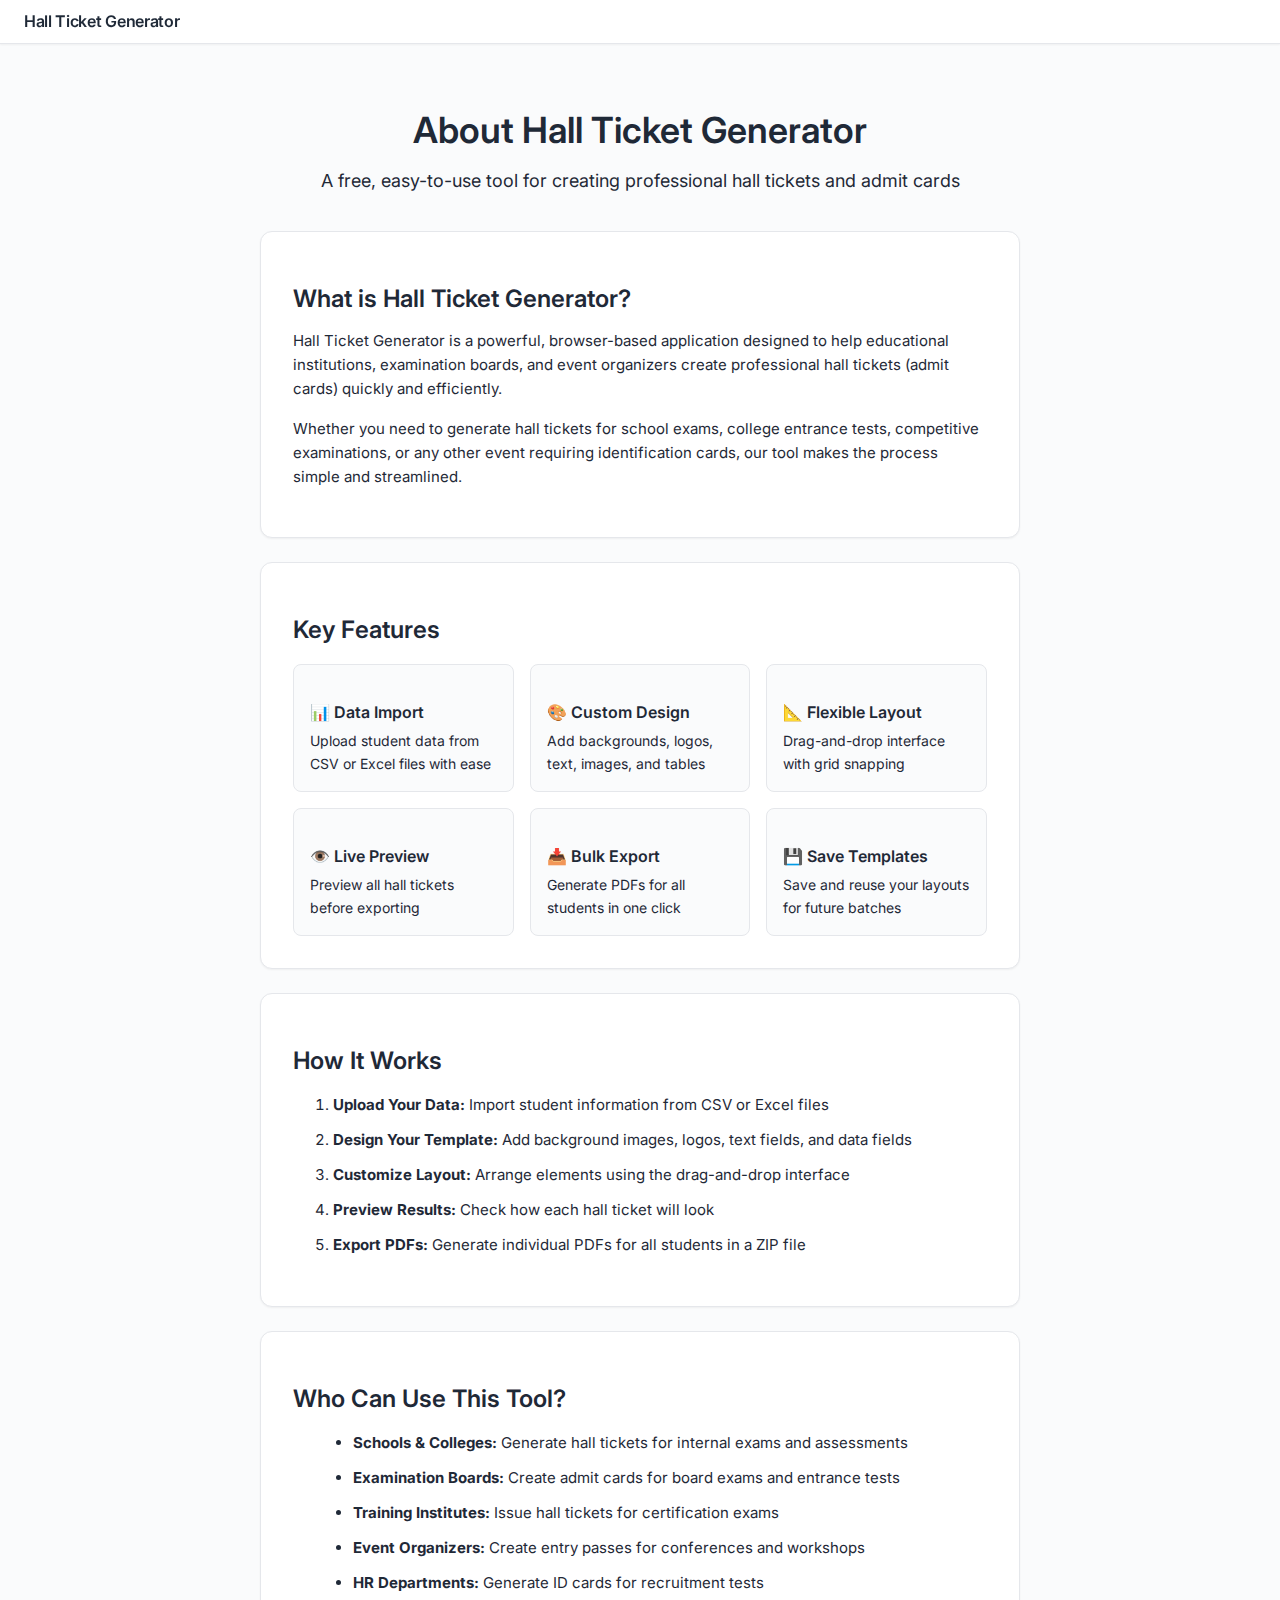
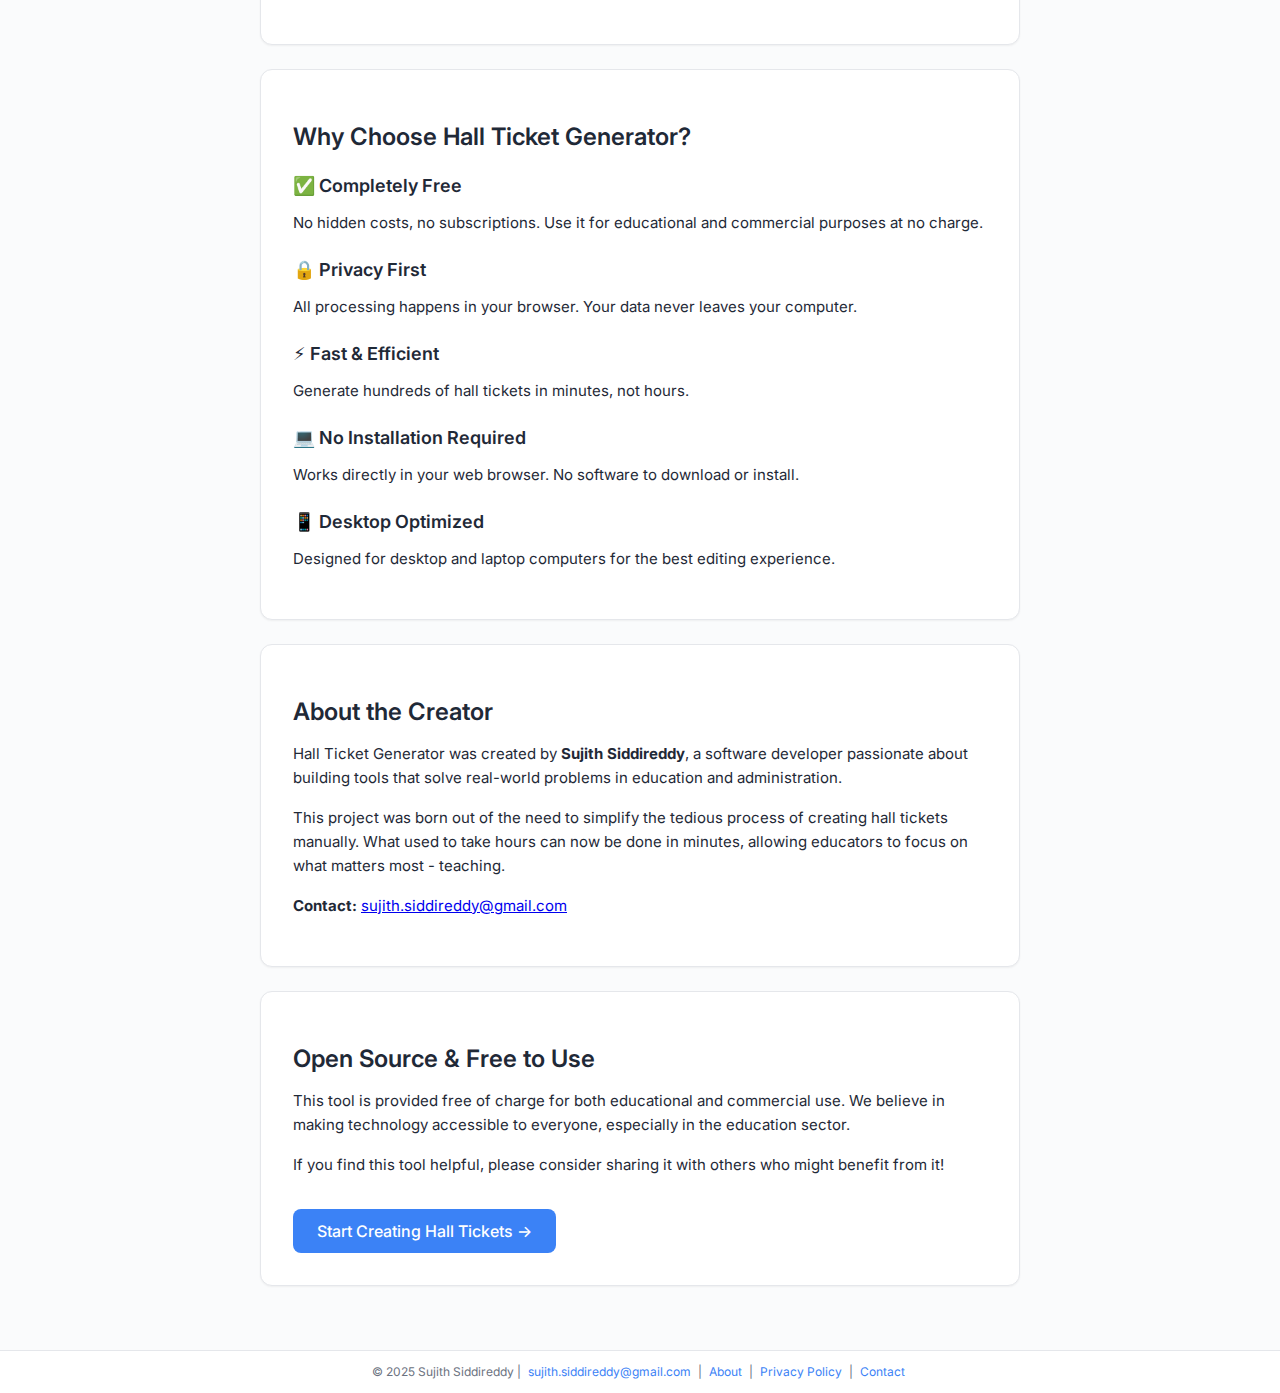
<file: about.html>
<!DOCTYPE html>
<html lang="en">
<head>
<meta charset="UTF-8">
<meta name="viewport" content="width=device-width, initial-scale=1" />
<title>About - Hall Ticket Generator</title>

<!-- Google Analytics -->
<script async src="https://www.googletagmanager.com/gtag/js?id=G-WPB19CMYHW"></script>
<script>
  window.dataLayer = window.dataLayer || [];
  function gtag(){dataLayer.push(arguments);}
  gtag('js', new Date());
  gtag('config', 'G-WPB19CMYHW');
</script>

<link rel="preconnect" href="https://fonts.googleapis.com">
<link rel="preconnect" href="https://fonts.gstatic.com" crossorigin>
<link href="https://fonts.googleapis.com/css2?family=Inter:wght@400;500;600&display=swap" rel="stylesheet">
<link rel="stylesheet" href="styles.css">
<style>
.page-container {
  max-width: 800px;
  margin: 0 auto;
  padding: 40px 20px;
}
.page-header {
  text-align: center;
  margin-bottom: 40px;
}
.page-title {
  font-size: 36px;
  font-weight: 600;
  color: var(--text);
  margin-bottom: 12px;
}
.page-subtitle {
  font-size: 18px;
  color: var(--text-secondary);
}
.content-section {
  background: var(--surface);
  border: 1px solid var(--border);
  border-radius: 12px;
  padding: 32px;
  margin-bottom: 24px;
  box-shadow: var(--shadow-sm);
}
.content-section h2 {
  font-size: 24px;
  font-weight: 600;
  color: var(--text);
  margin-bottom: 16px;
}
.content-section h3 {
  font-size: 18px;
  font-weight: 600;
  color: var(--text);
  margin-top: 24px;
  margin-bottom: 12px;
}
.content-section p {
  font-size: 15px;
  line-height: 1.6;
  color: var(--text-secondary);
  margin-bottom: 16px;
}
.content-section ul {
  margin-left: 20px;
  margin-bottom: 16px;
}
.content-section li {
  font-size: 15px;
  line-height: 1.8;
  color: var(--text-secondary);
  margin-bottom: 8px;
}
.feature-grid {
  display: grid;
  grid-template-columns: repeat(auto-fit, minmax(200px, 1fr));
  gap: 16px;
  margin-top: 20px;
}
.feature-item {
  padding: 16px;
  background: var(--bg);
  border: 1px solid var(--border);
  border-radius: 8px;
}
.feature-item h4 {
  font-size: 16px;
  font-weight: 600;
  color: var(--text);
  margin-bottom: 8px;
}
.feature-item p {
  font-size: 14px;
  color: var(--text-secondary);
  margin: 0;
}
.cta-button {
  display: inline-block;
  background: var(--primary);
  color: white;
  padding: 12px 24px;
  border-radius: 8px;
  text-decoration: none;
  font-weight: 500;
  transition: all 0.2s;
  margin-top: 16px;
}
.cta-button:hover {
  background: var(--primary-hover);
  transform: translateY(-2px);
  box-shadow: var(--shadow-md);
}
</style>
</head>
<body>

<header class="app-header">
  <div class="header-content">
    <h1 class="app-title">Hall Ticket Generator</h1>
  </div>
</header>

<div class="page-container">
  <div class="page-header">
    <h1 class="page-title">About Hall Ticket Generator</h1>
    <p class="page-subtitle">A free, easy-to-use tool for creating professional hall tickets and admit cards</p>
  </div>

  <div class="content-section">
    <h2>What is Hall Ticket Generator?</h2>
    <p>
      Hall Ticket Generator is a powerful, browser-based application designed to help educational institutions, 
      examination boards, and event organizers create professional hall tickets (admit cards) quickly and efficiently.
    </p>
    <p>
      Whether you need to generate hall tickets for school exams, college entrance tests, competitive examinations, 
      or any other event requiring identification cards, our tool makes the process simple and streamlined.
    </p>
  </div>

  <div class="content-section">
    <h2>Key Features</h2>
    <div class="feature-grid">
      <div class="feature-item">
        <h4>📊 Data Import</h4>
        <p>Upload student data from CSV or Excel files with ease</p>
      </div>
      <div class="feature-item">
        <h4>🎨 Custom Design</h4>
        <p>Add backgrounds, logos, text, images, and tables</p>
      </div>
      <div class="feature-item">
        <h4>📐 Flexible Layout</h4>
        <p>Drag-and-drop interface with grid snapping</p>
      </div>
      <div class="feature-item">
        <h4>👁️ Live Preview</h4>
        <p>Preview all hall tickets before exporting</p>
      </div>
      <div class="feature-item">
        <h4>📥 Bulk Export</h4>
        <p>Generate PDFs for all students in one click</p>
      </div>
      <div class="feature-item">
        <h4>💾 Save Templates</h4>
        <p>Save and reuse your layouts for future batches</p>
      </div>
    </div>
  </div>

  <div class="content-section">
    <h2>How It Works</h2>
    <ol>
      <li><strong>Upload Your Data:</strong> Import student information from CSV or Excel files</li>
      <li><strong>Design Your Template:</strong> Add background images, logos, text fields, and data fields</li>
      <li><strong>Customize Layout:</strong> Arrange elements using the drag-and-drop interface</li>
      <li><strong>Preview Results:</strong> Check how each hall ticket will look</li>
      <li><strong>Export PDFs:</strong> Generate individual PDFs for all students in a ZIP file</li>
    </ol>
  </div>

  <div class="content-section">
    <h2>Who Can Use This Tool?</h2>
    <ul>
      <li><strong>Schools & Colleges:</strong> Generate hall tickets for internal exams and assessments</li>
      <li><strong>Examination Boards:</strong> Create admit cards for board exams and entrance tests</li>
      <li><strong>Training Institutes:</strong> Issue hall tickets for certification exams</li>
      <li><strong>Event Organizers:</strong> Create entry passes for conferences and workshops</li>
      <li><strong>HR Departments:</strong> Generate ID cards for recruitment tests</li>
    </ul>
  </div>

  <div class="content-section">
    <h2>Why Choose Hall Ticket Generator?</h2>
    <h3>✅ Completely Free</h3>
    <p>No hidden costs, no subscriptions. Use it for educational and commercial purposes at no charge.</p>
    
    <h3>🔒 Privacy First</h3>
    <p>All processing happens in your browser. Your data never leaves your computer.</p>
    
    <h3>⚡ Fast & Efficient</h3>
    <p>Generate hundreds of hall tickets in minutes, not hours.</p>
    
    <h3>💻 No Installation Required</h3>
    <p>Works directly in your web browser. No software to download or install.</p>
    
    <h3>📱 Desktop Optimized</h3>
    <p>Designed for desktop and laptop computers for the best editing experience.</p>
  </div>

  <div class="content-section">
    <h2>About the Creator</h2>
    <p>
      Hall Ticket Generator was created by <strong>Sujith Siddireddy</strong>, a software developer passionate 
      about building tools that solve real-world problems in education and administration.
    </p>
    <p>
      This project was born out of the need to simplify the tedious process of creating hall tickets manually. 
      What used to take hours can now be done in minutes, allowing educators to focus on what matters most - teaching.
    </p>
    <p>
      <strong>Contact:</strong> <a href="mailto:sujith.siddireddy@gmail.com">sujith.siddireddy@gmail.com</a>
    </p>
  </div>

  <div class="content-section">
    <h2>Open Source & Free to Use</h2>
    <p>
      This tool is provided free of charge for both educational and commercial use. We believe in making 
      technology accessible to everyone, especially in the education sector.
    </p>
    <p>
      If you find this tool helpful, please consider sharing it with others who might benefit from it!
    </p>
    <a href="index.html" class="cta-button">Start Creating Hall Tickets →</a>
  </div>
</div>

<footer class="app-footer">
  <p>
    © 2025 Sujith Siddireddy | 
    <a href="mailto:sujith.siddireddy@gmail.com">sujith.siddireddy@gmail.com</a> | 
    <a href="about.html">About</a> | 
    <a href="privacy.html">Privacy Policy</a> | 
    <a href="contact.html">Contact</a>
  </p>
</footer>

</body>
</html>
</file>
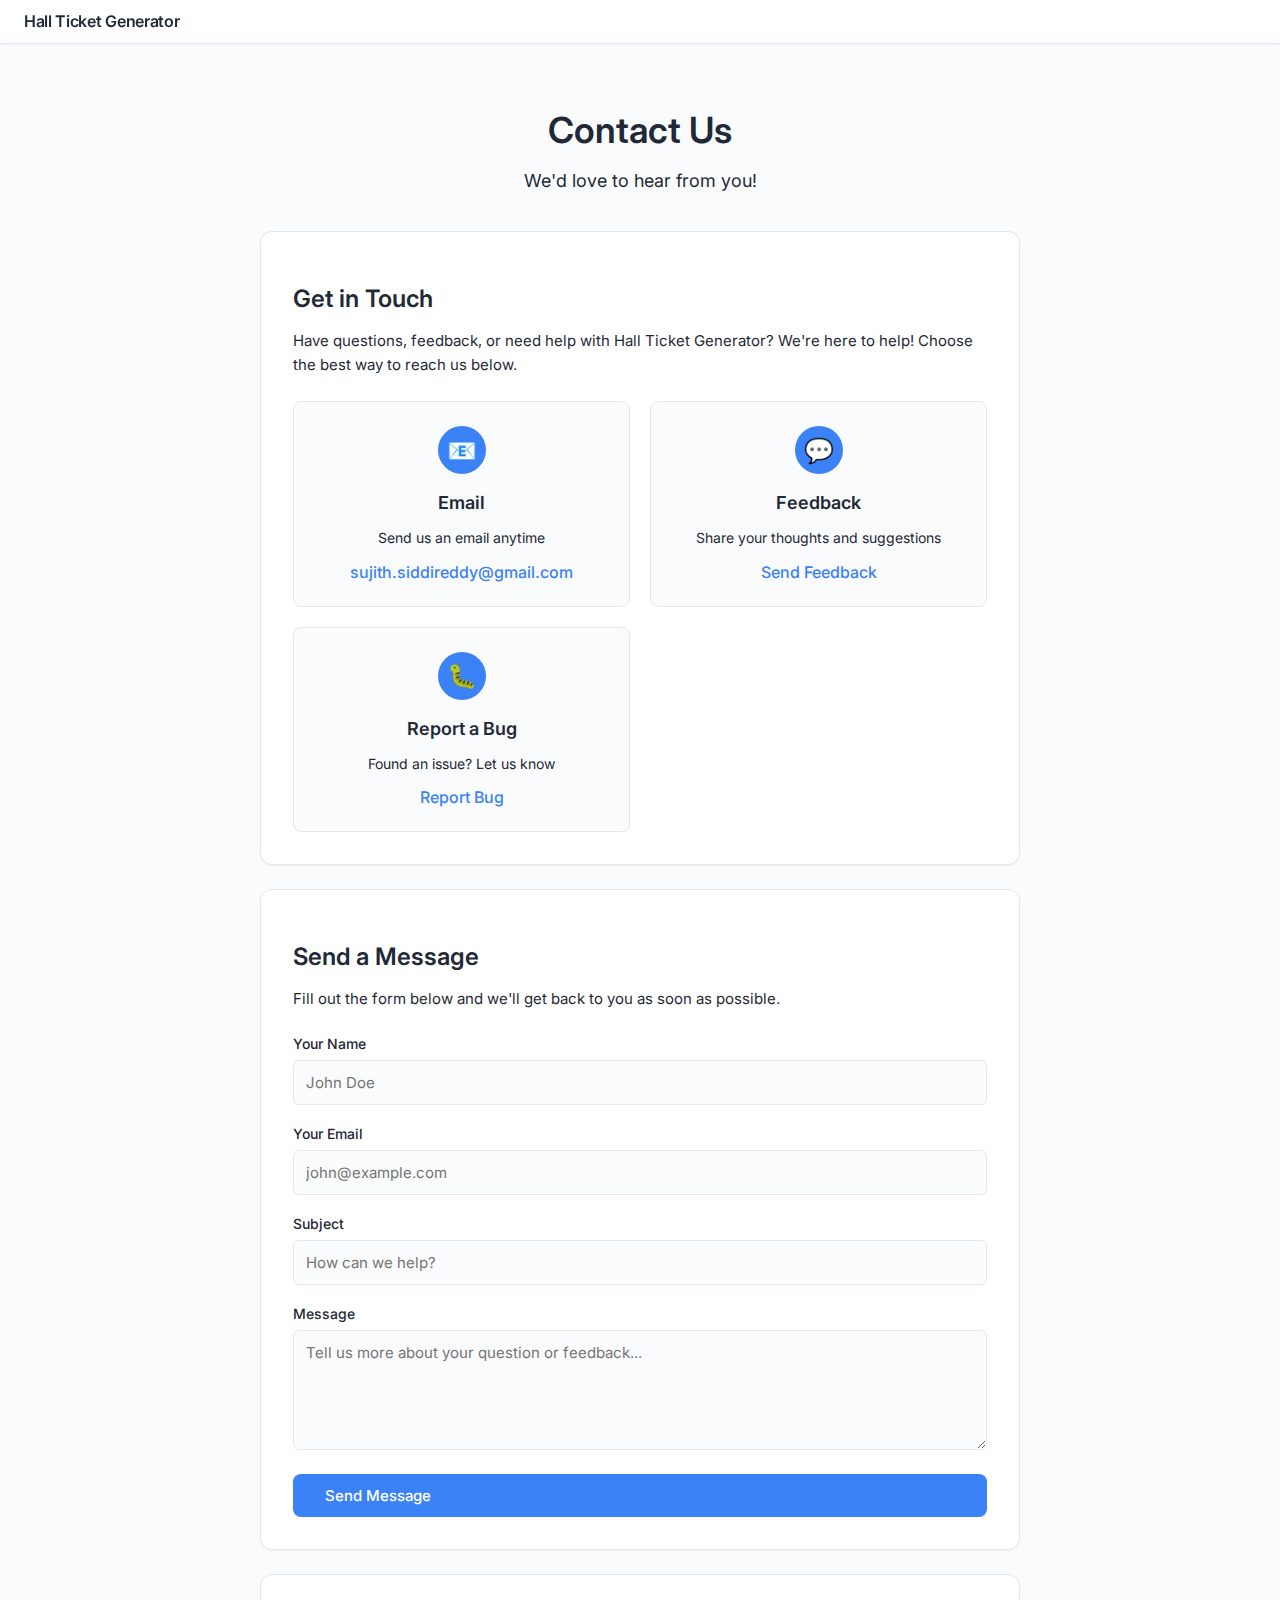
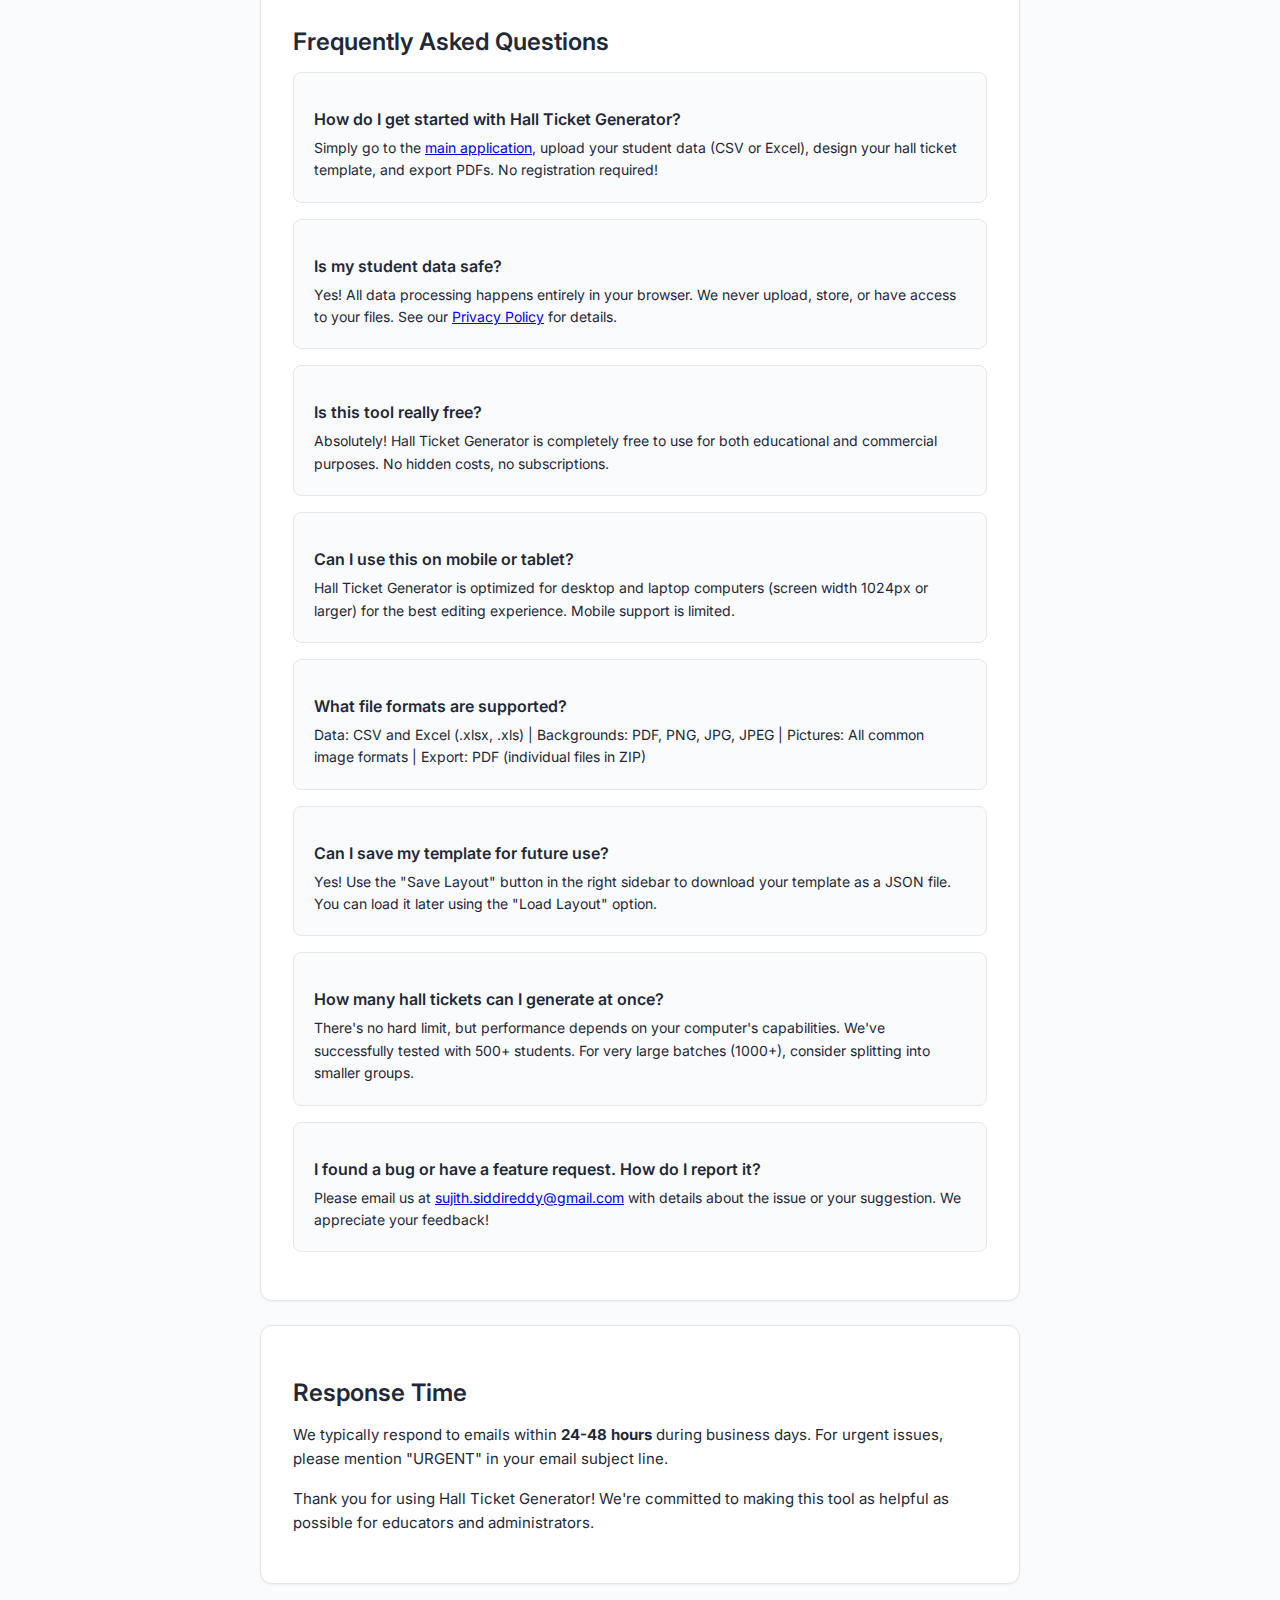
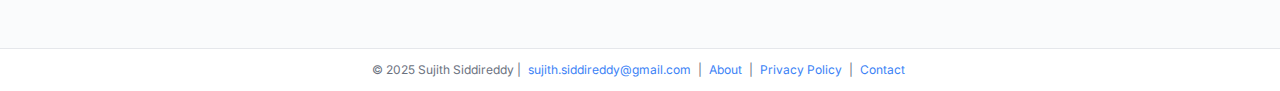
<file: contact.html>
<!DOCTYPE html>
<html lang="en">
<head>
<meta charset="UTF-8">
<meta name="viewport" content="width=device-width, initial-scale=1" />
<title>Contact - Hall Ticket Generator</title>

<!-- Google Analytics -->
<script async src="https://www.googletagmanager.com/gtag/js?id=G-WPB19CMYHW"></script>
<script>
  window.dataLayer = window.dataLayer || [];
  function gtag(){dataLayer.push(arguments);}
  gtag('js', new Date());
  gtag('config', 'G-WPB19CMYHW');
</script>

<link rel="preconnect" href="https://fonts.googleapis.com">
<link rel="preconnect" href="https://fonts.gstatic.com" crossorigin>
<link href="https://fonts.googleapis.com/css2?family=Inter:wght@400;500;600&display=swap" rel="stylesheet">
<link rel="stylesheet" href="styles.css">
<style>
.page-container {
  max-width: 800px;
  margin: 0 auto;
  padding: 40px 20px;
}
.page-header {
  text-align: center;
  margin-bottom: 40px;
}
.page-title {
  font-size: 36px;
  font-weight: 600;
  color: var(--text);
  margin-bottom: 12px;
}
.page-subtitle {
  font-size: 18px;
  color: var(--text-secondary);
}
.content-section {
  background: var(--surface);
  border: 1px solid var(--border);
  border-radius: 12px;
  padding: 32px;
  margin-bottom: 24px;
  box-shadow: var(--shadow-sm);
}
.content-section h2 {
  font-size: 24px;
  font-weight: 600;
  color: var(--text);
  margin-bottom: 16px;
}
.content-section p {
  font-size: 15px;
  line-height: 1.6;
  color: var(--text-secondary);
  margin-bottom: 16px;
}
.contact-grid {
  display: grid;
  grid-template-columns: repeat(auto-fit, minmax(250px, 1fr));
  gap: 20px;
  margin-top: 24px;
}
.contact-card {
  padding: 24px;
  background: var(--bg);
  border: 1px solid var(--border);
  border-radius: 8px;
  text-align: center;
  transition: all 0.2s;
}
.contact-card:hover {
  border-color: var(--primary);
  box-shadow: var(--shadow-sm);
  transform: translateY(-2px);
}
.contact-icon {
  width: 48px;
  height: 48px;
  margin: 0 auto 16px;
  background: var(--primary);
  border-radius: 50%;
  display: flex;
  align-items: center;
  justify-content: center;
  color: white;
  font-size: 24px;
}
.contact-card h3 {
  font-size: 18px;
  font-weight: 600;
  color: var(--text);
  margin-bottom: 8px;
}
.contact-card p {
  font-size: 14px;
  color: var(--text-secondary);
  margin-bottom: 12px;
}
.contact-card a {
  color: var(--primary);
  text-decoration: none;
  font-weight: 500;
  word-break: break-all;
}
.contact-card a:hover {
  text-decoration: underline;
}
.contact-form {
  margin-top: 24px;
}
.form-group {
  margin-bottom: 20px;
}
.form-label {
  display: block;
  font-size: 14px;
  font-weight: 500;
  color: var(--text);
  margin-bottom: 8px;
}
.form-input,
.form-textarea {
  width: 100%;
  padding: 12px;
  border: 1px solid var(--border);
  border-radius: 6px;
  font-size: 15px;
  font-family: inherit;
  background: var(--bg);
  color: var(--text);
  transition: all 0.2s;
}
.form-input:focus,
.form-textarea:focus {
  outline: none;
  border-color: var(--primary);
  box-shadow: 0 0 0 3px rgba(59, 130, 246, 0.1);
}
.form-textarea {
  min-height: 120px;
  resize: vertical;
}
.form-button {
  background: var(--primary);
  color: white;
  padding: 12px 32px;
  border: none;
  border-radius: 8px;
  font-size: 15px;
  font-weight: 500;
  cursor: pointer;
  transition: all 0.2s;
}
.form-button:hover {
  background: var(--primary-hover);
  transform: translateY(-2px);
  box-shadow: var(--shadow-md);
}
.form-button:active {
  transform: translateY(0);
}
.faq-item {
  padding: 20px;
  background: var(--bg);
  border: 1px solid var(--border);
  border-radius: 8px;
  margin-bottom: 16px;
}
.faq-item h3 {
  font-size: 16px;
  font-weight: 600;
  color: var(--text);
  margin-bottom: 8px;
}
.faq-item p {
  font-size: 14px;
  color: var(--text-secondary);
  margin: 0;
}
</style>
</head>
<body>

<header class="app-header">
  <div class="header-content">
    <h1 class="app-title">Hall Ticket Generator</h1>
  </div>
</header>

<div class="page-container">
  <div class="page-header">
    <h1 class="page-title">Contact Us</h1>
    <p class="page-subtitle">We'd love to hear from you!</p>
  </div>

  <div class="content-section">
    <h2>Get in Touch</h2>
    <p>
      Have questions, feedback, or need help with Hall Ticket Generator? We're here to help! 
      Choose the best way to reach us below.
    </p>

    <div class="contact-grid">
      <div class="contact-card">
        <div class="contact-icon">📧</div>
        <h3>Email</h3>
        <p>Send us an email anytime</p>
        <a href="mailto:sujith.siddireddy@gmail.com">sujith.siddireddy@gmail.com</a>
      </div>

      <div class="contact-card">
        <div class="contact-icon">💬</div>
        <h3>Feedback</h3>
        <p>Share your thoughts and suggestions</p>
        <a href="mailto:sujith.siddireddy@gmail.com?subject=Hall%20Ticket%20Generator%20Feedback">Send Feedback</a>
      </div>

      <div class="contact-card">
        <div class="contact-icon">🐛</div>
        <h3>Report a Bug</h3>
        <p>Found an issue? Let us know</p>
        <a href="mailto:sujith.siddireddy@gmail.com?subject=Hall%20Ticket%20Generator%20Bug%20Report">Report Bug</a>
      </div>
    </div>
  </div>

  <div class="content-section">
    <h2>Send a Message</h2>
    <p>Fill out the form below and we'll get back to you as soon as possible.</p>
    
    <form class="contact-form" action="mailto:sujith.siddireddy@gmail.com" method="post" enctype="text/plain">
      <div class="form-group">
        <label class="form-label" for="name">Your Name</label>
        <input type="text" id="name" name="name" class="form-input" placeholder="John Doe" required>
      </div>

      <div class="form-group">
        <label class="form-label" for="email">Your Email</label>
        <input type="email" id="email" name="email" class="form-input" placeholder="john@example.com" required>
      </div>

      <div class="form-group">
        <label class="form-label" for="subject">Subject</label>
        <input type="text" id="subject" name="subject" class="form-input" placeholder="How can we help?" required>
      </div>

      <div class="form-group">
        <label class="form-label" for="message">Message</label>
        <textarea id="message" name="message" class="form-textarea" placeholder="Tell us more about your question or feedback..." required></textarea>
      </div>

      <button type="submit" class="form-button">Send Message</button>
    </form>
  </div>

  <div class="content-section">
    <h2>Frequently Asked Questions</h2>
    
    <div class="faq-item">
      <h3>How do I get started with Hall Ticket Generator?</h3>
      <p>
        Simply go to the <a href="index.html">main application</a>, upload your student data (CSV or Excel), 
        design your hall ticket template, and export PDFs. No registration required!
      </p>
    </div>

    <div class="faq-item">
      <h3>Is my student data safe?</h3>
      <p>
        Yes! All data processing happens entirely in your browser. We never upload, store, or have access 
        to your files. See our <a href="privacy.html">Privacy Policy</a> for details.
      </p>
    </div>

    <div class="faq-item">
      <h3>Is this tool really free?</h3>
      <p>
        Absolutely! Hall Ticket Generator is completely free to use for both educational and commercial purposes. 
        No hidden costs, no subscriptions.
      </p>
    </div>

    <div class="faq-item">
      <h3>Can I use this on mobile or tablet?</h3>
      <p>
        Hall Ticket Generator is optimized for desktop and laptop computers (screen width 1024px or larger) 
        for the best editing experience. Mobile support is limited.
      </p>
    </div>

    <div class="faq-item">
      <h3>What file formats are supported?</h3>
      <p>
        Data: CSV and Excel (.xlsx, .xls) | Backgrounds: PDF, PNG, JPG, JPEG | Pictures: All common image formats | 
        Export: PDF (individual files in ZIP)
      </p>
    </div>

    <div class="faq-item">
      <h3>Can I save my template for future use?</h3>
      <p>
        Yes! Use the "Save Layout" button in the right sidebar to download your template as a JSON file. 
        You can load it later using the "Load Layout" option.
      </p>
    </div>

    <div class="faq-item">
      <h3>How many hall tickets can I generate at once?</h3>
      <p>
        There's no hard limit, but performance depends on your computer's capabilities. We've successfully 
        tested with 500+ students. For very large batches (1000+), consider splitting into smaller groups.
      </p>
    </div>

    <div class="faq-item">
      <h3>I found a bug or have a feature request. How do I report it?</h3>
      <p>
        Please email us at <a href="mailto:sujith.siddireddy@gmail.com">sujith.siddireddy@gmail.com</a> with 
        details about the issue or your suggestion. We appreciate your feedback!
      </p>
    </div>
  </div>

  <div class="content-section">
    <h2>Response Time</h2>
    <p>
      We typically respond to emails within <strong>24-48 hours</strong> during business days. 
      For urgent issues, please mention "URGENT" in your email subject line.
    </p>
    <p>
      Thank you for using Hall Ticket Generator! We're committed to making this tool as helpful as possible 
      for educators and administrators.
    </p>
  </div>
</div>

<footer class="app-footer">
  <p>
    © 2025 Sujith Siddireddy | 
    <a href="mailto:sujith.siddireddy@gmail.com">sujith.siddireddy@gmail.com</a> | 
    <a href="about.html">About</a> | 
    <a href="privacy.html">Privacy Policy</a> | 
    <a href="contact.html">Contact</a>
  </p>
</footer>

</body>
</html>
</file>
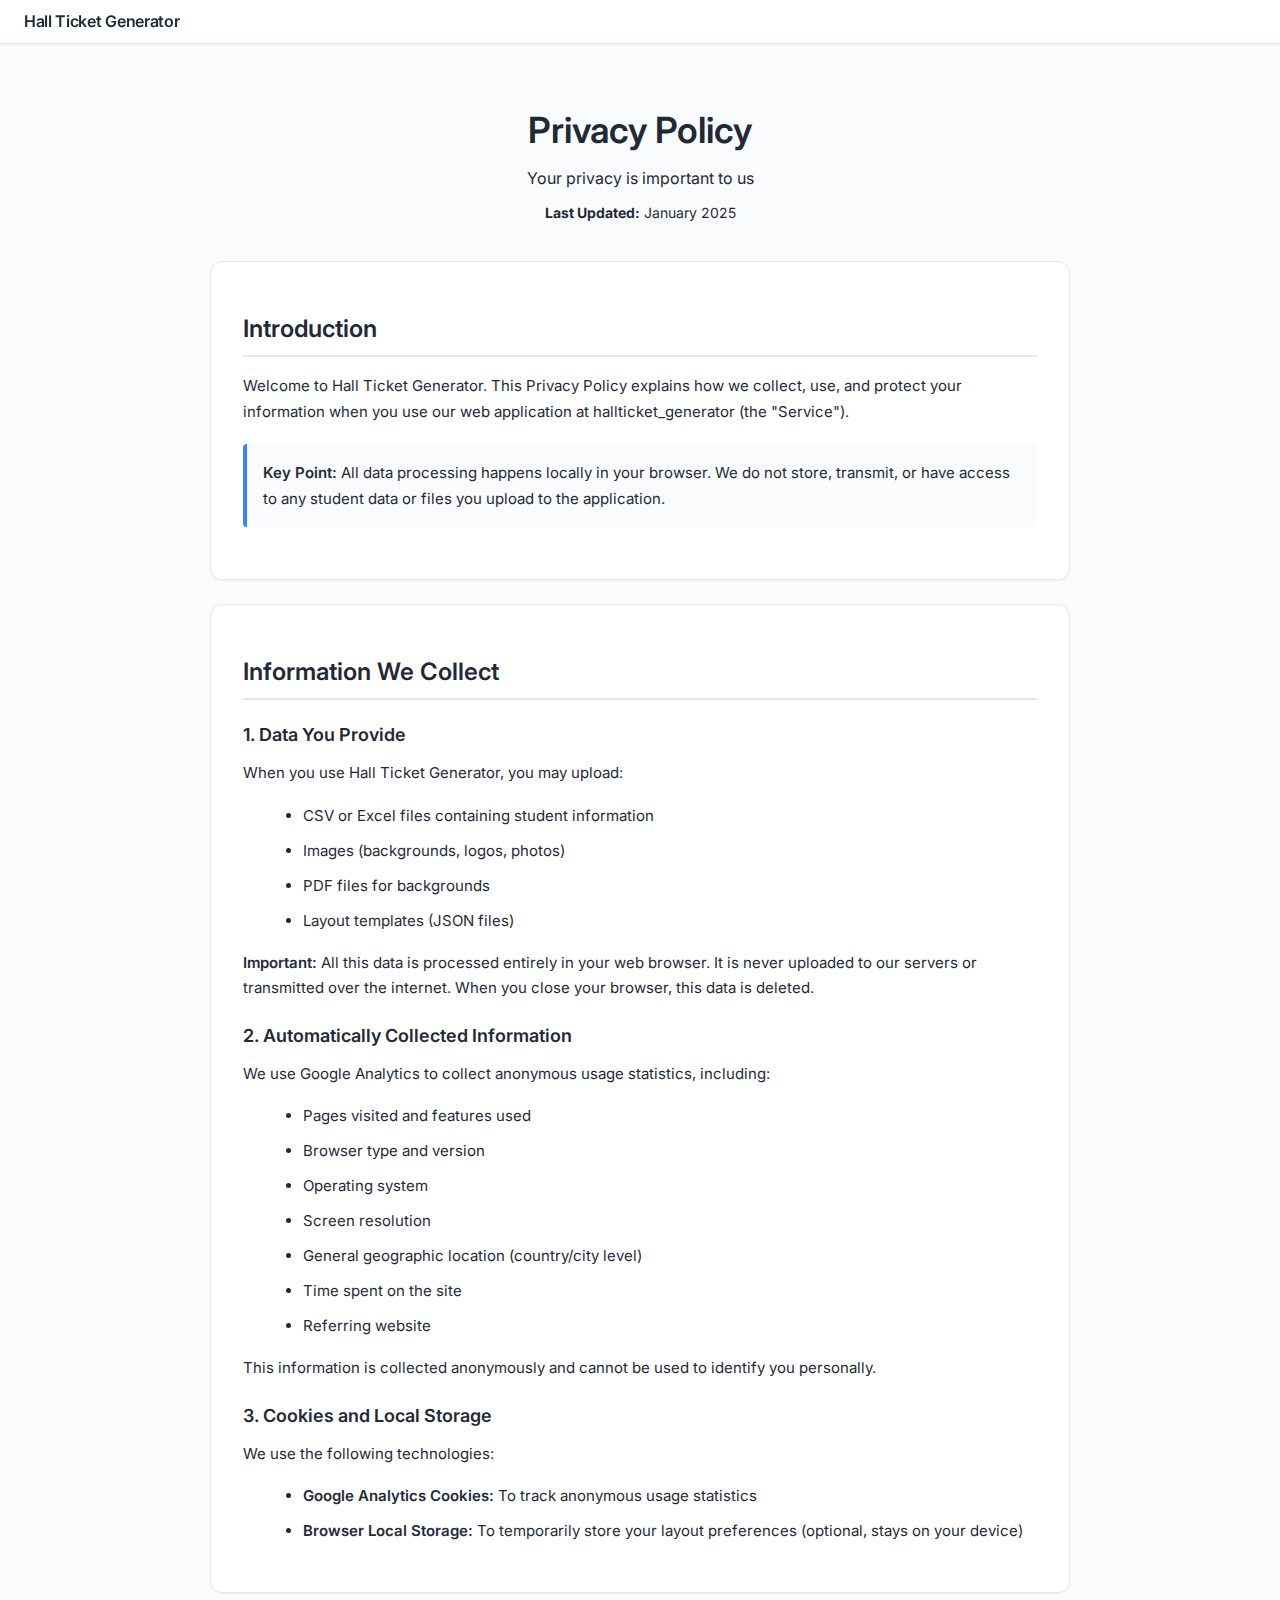
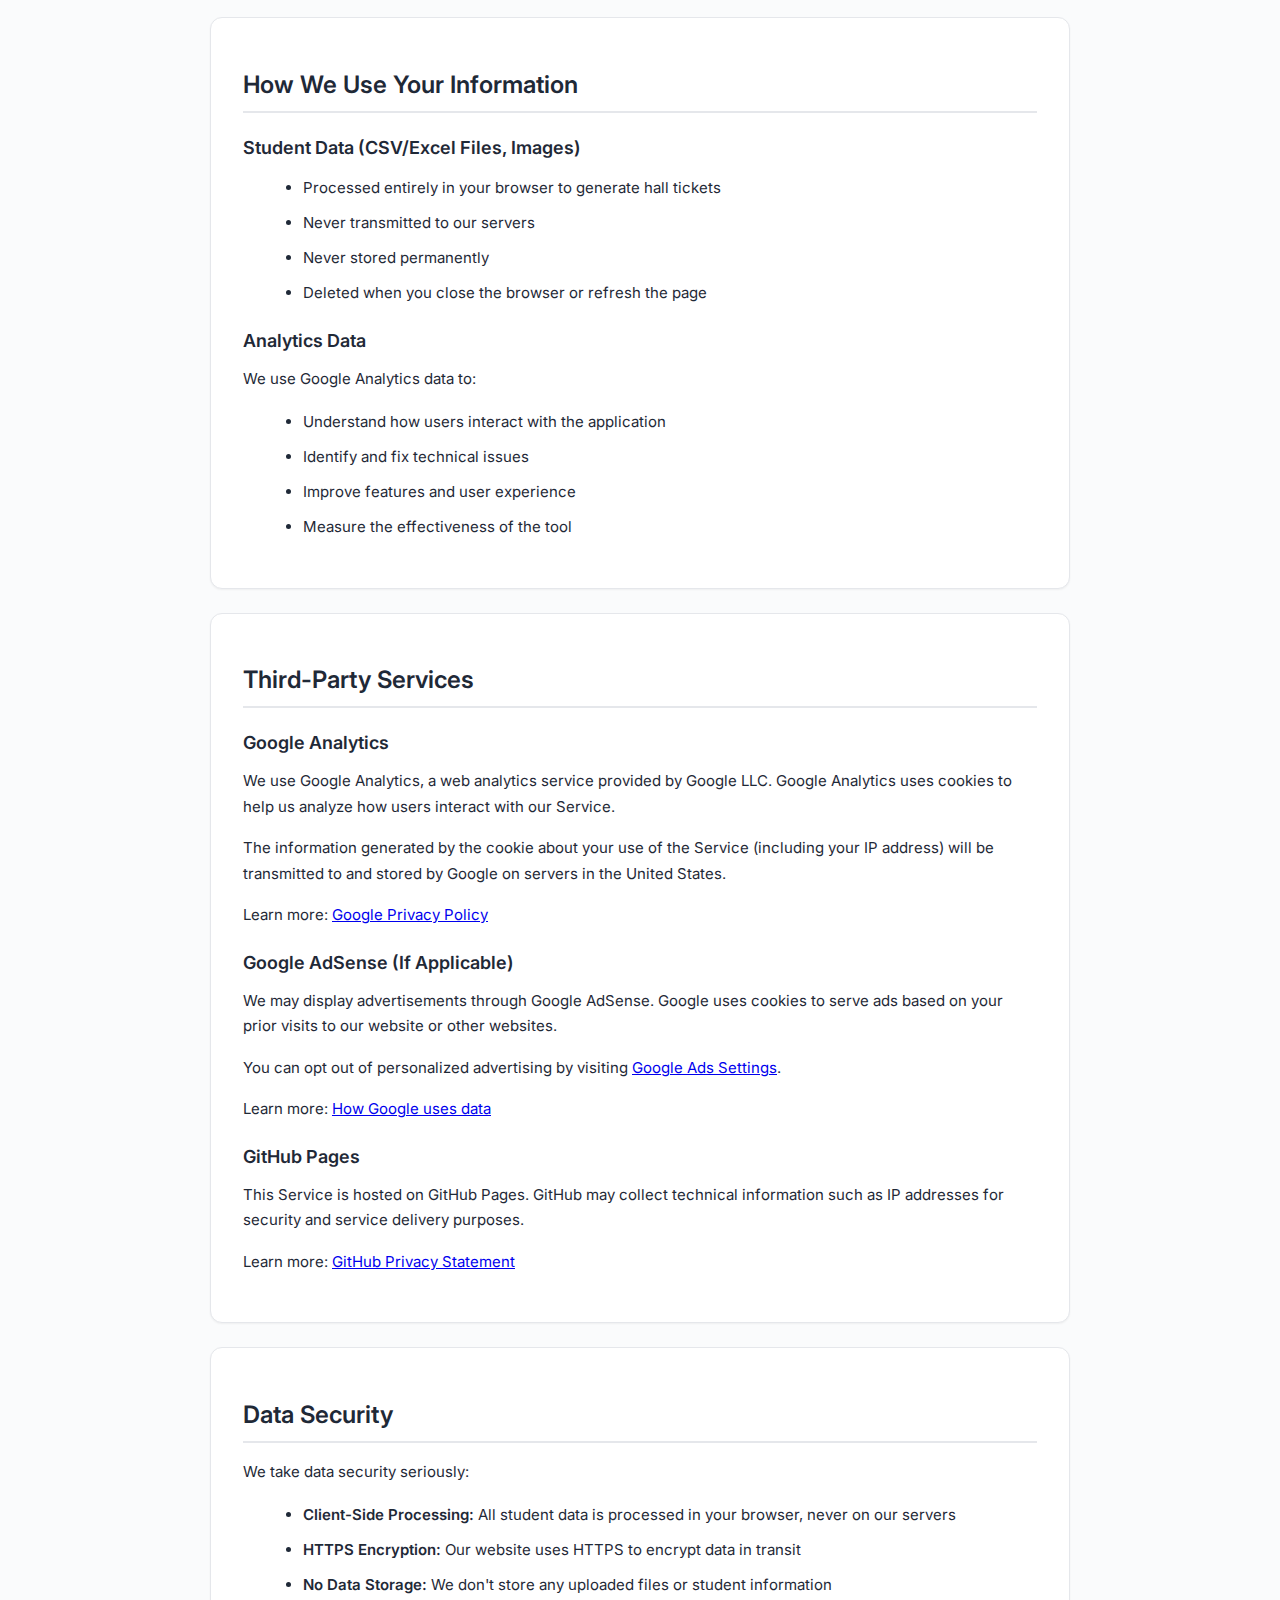
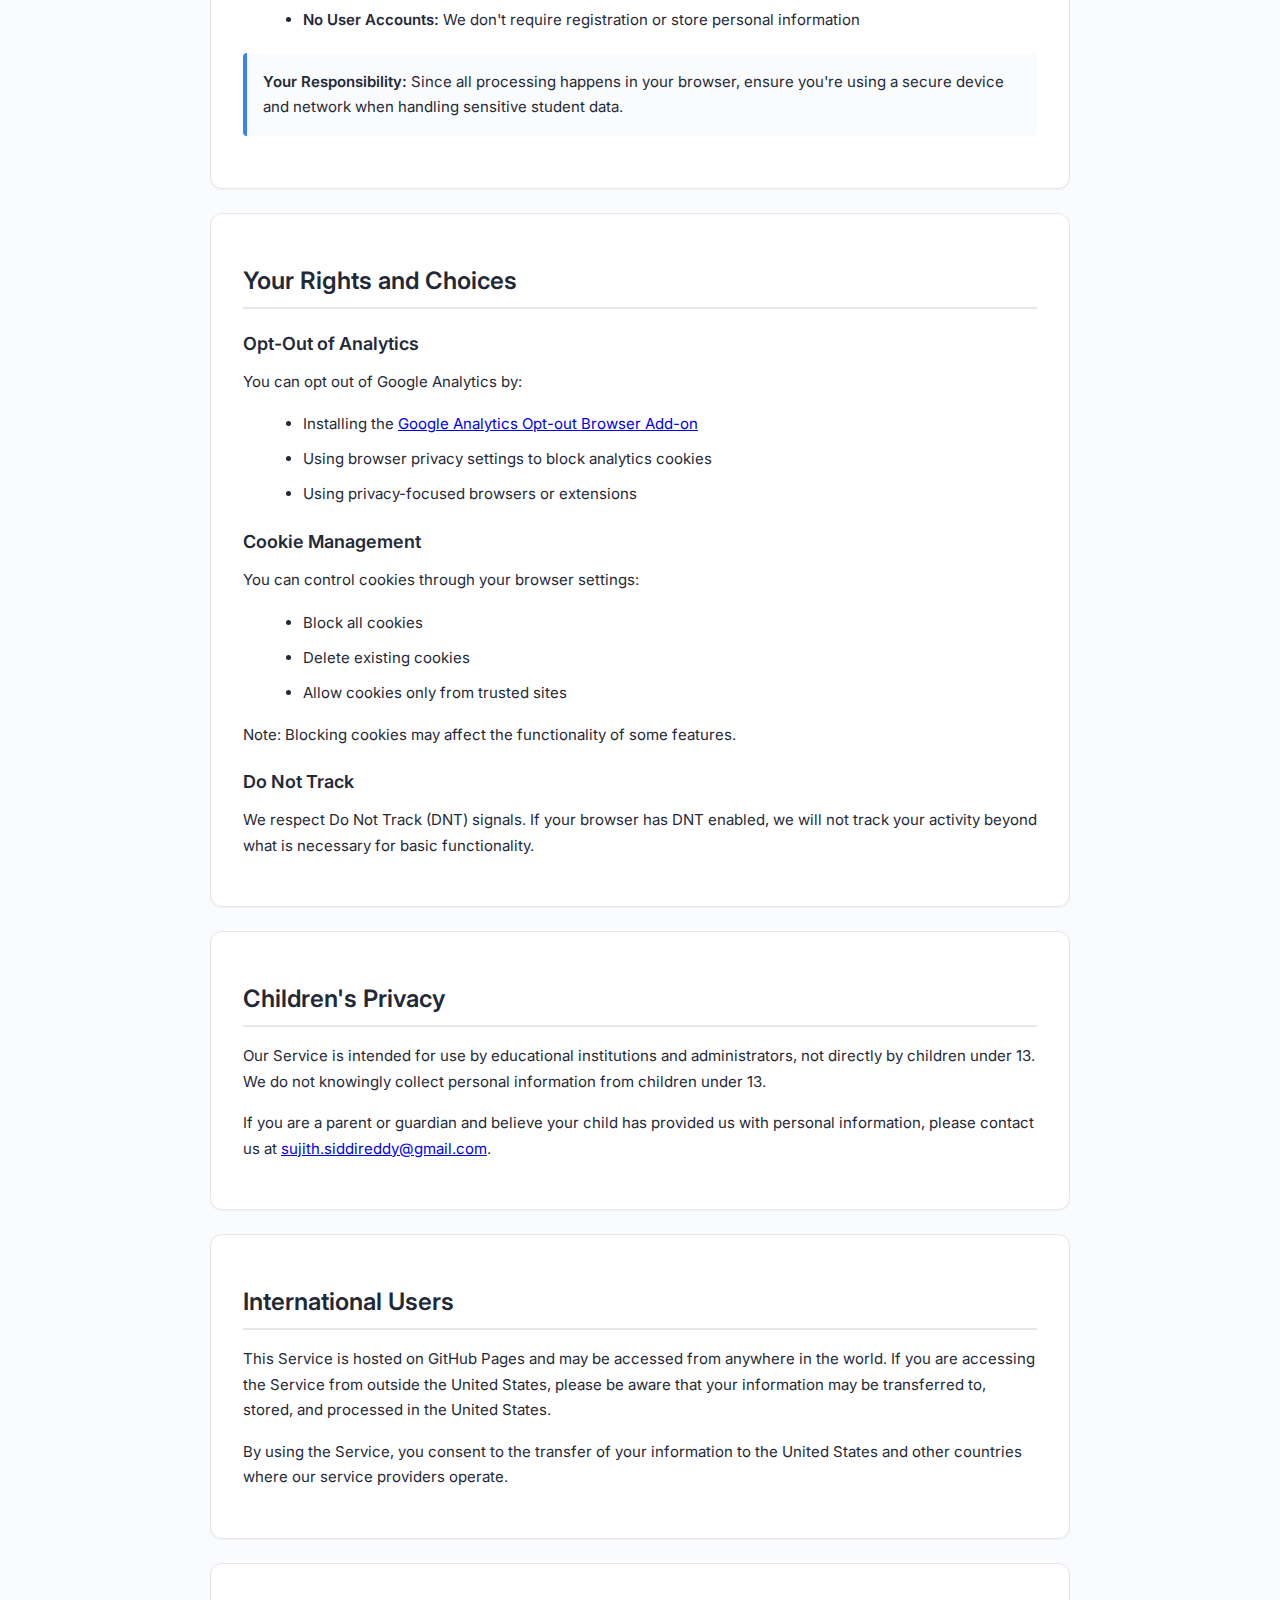
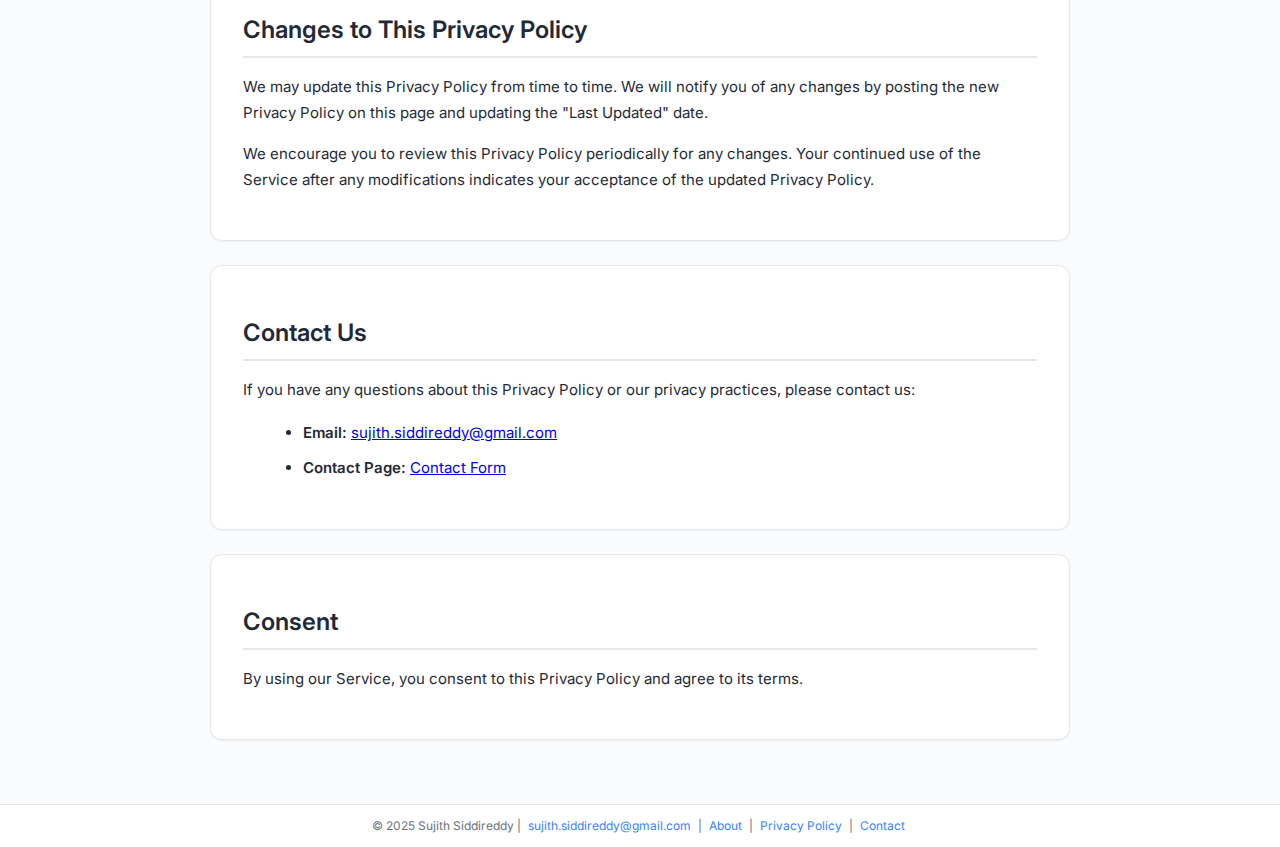
<file: privacy.html>
<!DOCTYPE html>
<html lang="en">
<head>
<meta charset="UTF-8">
<meta name="viewport" content="width=device-width, initial-scale=1" />
<title>Privacy Policy - Hall Ticket Generator</title>

<!-- Google Analytics -->
<script async src="https://www.googletagmanager.com/gtag/js?id=G-WPB19CMYHW"></script>
<script>
  window.dataLayer = window.dataLayer || [];
  function gtag(){dataLayer.push(arguments);}
  gtag('js', new Date());
  gtag('config', 'G-WPB19CMYHW');
</script>

<link rel="preconnect" href="https://fonts.googleapis.com">
<link rel="preconnect" href="https://fonts.gstatic.com" crossorigin>
<link href="https://fonts.googleapis.com/css2?family=Inter:wght@400;500;600&display=swap" rel="stylesheet">
<link rel="stylesheet" href="styles.css">
<style>
.page-container {
  max-width: 900px;
  margin: 0 auto;
  padding: 40px 20px;
}
.page-header {
  text-align: center;
  margin-bottom: 40px;
}
.page-title {
  font-size: 36px;
  font-weight: 600;
  color: var(--text);
  margin-bottom: 12px;
}
.page-subtitle {
  font-size: 16px;
  color: var(--text-secondary);
}
.content-section {
  background: var(--surface);
  border: 1px solid var(--border);
  border-radius: 12px;
  padding: 32px;
  margin-bottom: 24px;
  box-shadow: var(--shadow-sm);
}
.content-section h2 {
  font-size: 24px;
  font-weight: 600;
  color: var(--text);
  margin-bottom: 16px;
  padding-bottom: 12px;
  border-bottom: 2px solid var(--border);
}
.content-section h3 {
  font-size: 18px;
  font-weight: 600;
  color: var(--text);
  margin-top: 24px;
  margin-bottom: 12px;
}
.content-section p {
  font-size: 15px;
  line-height: 1.7;
  color: var(--text-secondary);
  margin-bottom: 16px;
}
.content-section ul, .content-section ol {
  margin-left: 20px;
  margin-bottom: 16px;
}
.content-section li {
  font-size: 15px;
  line-height: 1.8;
  color: var(--text-secondary);
  margin-bottom: 8px;
}
.content-section strong {
  color: var(--text);
  font-weight: 600;
}
.highlight-box {
  background: var(--bg);
  border-left: 4px solid var(--primary);
  padding: 16px;
  margin: 20px 0;
  border-radius: 4px;
}
.highlight-box p {
  margin: 0;
}
.last-updated {
  font-size: 14px;
  color: var(--text-secondary);
  text-align: center;
  margin-bottom: 20px;
}
</style>
</head>
<body>

<header class="app-header">
  <div class="header-content">
    <h1 class="app-title">Hall Ticket Generator</h1>
  </div>
</header>

<div class="page-container">
  <div class="page-header">
    <h1 class="page-title">Privacy Policy</h1>
    <p class="page-subtitle">Your privacy is important to us</p>
    <p class="last-updated"><strong>Last Updated:</strong> January 2025</p>
  </div>

  <div class="content-section">
    <h2>Introduction</h2>
    <p>
      Welcome to Hall Ticket Generator. This Privacy Policy explains how we collect, use, and protect your 
      information when you use our web application at hallticket_generator (the "Service").
    </p>
    <div class="highlight-box">
      <p><strong>Key Point:</strong> All data processing happens locally in your browser. We do not store, 
      transmit, or have access to any student data or files you upload to the application.</p>
    </div>
  </div>

  <div class="content-section">
    <h2>Information We Collect</h2>
    
    <h3>1. Data You Provide</h3>
    <p>When you use Hall Ticket Generator, you may upload:</p>
    <ul>
      <li>CSV or Excel files containing student information</li>
      <li>Images (backgrounds, logos, photos)</li>
      <li>PDF files for backgrounds</li>
      <li>Layout templates (JSON files)</li>
    </ul>
    <p>
      <strong>Important:</strong> All this data is processed entirely in your web browser. It is never uploaded 
      to our servers or transmitted over the internet. When you close your browser, this data is deleted.
    </p>

    <h3>2. Automatically Collected Information</h3>
    <p>We use Google Analytics to collect anonymous usage statistics, including:</p>
    <ul>
      <li>Pages visited and features used</li>
      <li>Browser type and version</li>
      <li>Operating system</li>
      <li>Screen resolution</li>
      <li>General geographic location (country/city level)</li>
      <li>Time spent on the site</li>
      <li>Referring website</li>
    </ul>
    <p>This information is collected anonymously and cannot be used to identify you personally.</p>

    <h3>3. Cookies and Local Storage</h3>
    <p>We use the following technologies:</p>
    <ul>
      <li><strong>Google Analytics Cookies:</strong> To track anonymous usage statistics</li>
      <li><strong>Browser Local Storage:</strong> To temporarily store your layout preferences (optional, stays on your device)</li>
    </ul>
  </div>

  <div class="content-section">
    <h2>How We Use Your Information</h2>
    
    <h3>Student Data (CSV/Excel Files, Images)</h3>
    <ul>
      <li>Processed entirely in your browser to generate hall tickets</li>
      <li>Never transmitted to our servers</li>
      <li>Never stored permanently</li>
      <li>Deleted when you close the browser or refresh the page</li>
    </ul>

    <h3>Analytics Data</h3>
    <p>We use Google Analytics data to:</p>
    <ul>
      <li>Understand how users interact with the application</li>
      <li>Identify and fix technical issues</li>
      <li>Improve features and user experience</li>
      <li>Measure the effectiveness of the tool</li>
    </ul>
  </div>

  <div class="content-section">
    <h2>Third-Party Services</h2>
    
    <h3>Google Analytics</h3>
    <p>
      We use Google Analytics, a web analytics service provided by Google LLC. Google Analytics uses cookies 
      to help us analyze how users interact with our Service.
    </p>
    <p>
      The information generated by the cookie about your use of the Service (including your IP address) will 
      be transmitted to and stored by Google on servers in the United States.
    </p>
    <p>
      Learn more: <a href="https://policies.google.com/privacy" target="_blank" rel="noopener">Google Privacy Policy</a>
    </p>

    <h3>Google AdSense (If Applicable)</h3>
    <p>
      We may display advertisements through Google AdSense. Google uses cookies to serve ads based on your 
      prior visits to our website or other websites.
    </p>
    <p>
      You can opt out of personalized advertising by visiting 
      <a href="https://www.google.com/settings/ads" target="_blank" rel="noopener">Google Ads Settings</a>.
    </p>
    <p>
      Learn more: <a href="https://policies.google.com/technologies/ads" target="_blank" rel="noopener">How Google uses data</a>
    </p>

    <h3>GitHub Pages</h3>
    <p>
      This Service is hosted on GitHub Pages. GitHub may collect technical information such as IP addresses 
      for security and service delivery purposes.
    </p>
    <p>
      Learn more: <a href="https://docs.github.com/en/site-policy/privacy-policies/github-privacy-statement" target="_blank" rel="noopener">GitHub Privacy Statement</a>
    </p>
  </div>

  <div class="content-section">
    <h2>Data Security</h2>
    <p>
      We take data security seriously:
    </p>
    <ul>
      <li><strong>Client-Side Processing:</strong> All student data is processed in your browser, never on our servers</li>
      <li><strong>HTTPS Encryption:</strong> Our website uses HTTPS to encrypt data in transit</li>
      <li><strong>No Data Storage:</strong> We don't store any uploaded files or student information</li>
      <li><strong>No User Accounts:</strong> We don't require registration or store personal information</li>
    </ul>
    <div class="highlight-box">
      <p><strong>Your Responsibility:</strong> Since all processing happens in your browser, ensure you're using 
      a secure device and network when handling sensitive student data.</p>
    </div>
  </div>

  <div class="content-section">
    <h2>Your Rights and Choices</h2>
    
    <h3>Opt-Out of Analytics</h3>
    <p>You can opt out of Google Analytics by:</p>
    <ul>
      <li>Installing the <a href="https://tools.google.com/dlpage/gaoptout" target="_blank" rel="noopener">Google Analytics Opt-out Browser Add-on</a></li>
      <li>Using browser privacy settings to block analytics cookies</li>
      <li>Using privacy-focused browsers or extensions</li>
    </ul>

    <h3>Cookie Management</h3>
    <p>You can control cookies through your browser settings:</p>
    <ul>
      <li>Block all cookies</li>
      <li>Delete existing cookies</li>
      <li>Allow cookies only from trusted sites</li>
    </ul>
    <p>Note: Blocking cookies may affect the functionality of some features.</p>

    <h3>Do Not Track</h3>
    <p>
      We respect Do Not Track (DNT) signals. If your browser has DNT enabled, we will not track your activity 
      beyond what is necessary for basic functionality.
    </p>
  </div>

  <div class="content-section">
    <h2>Children's Privacy</h2>
    <p>
      Our Service is intended for use by educational institutions and administrators, not directly by children 
      under 13. We do not knowingly collect personal information from children under 13.
    </p>
    <p>
      If you are a parent or guardian and believe your child has provided us with personal information, 
      please contact us at <a href="mailto:sujith.siddireddy@gmail.com">sujith.siddireddy@gmail.com</a>.
    </p>
  </div>

  <div class="content-section">
    <h2>International Users</h2>
    <p>
      This Service is hosted on GitHub Pages and may be accessed from anywhere in the world. If you are 
      accessing the Service from outside the United States, please be aware that your information may be 
      transferred to, stored, and processed in the United States.
    </p>
    <p>
      By using the Service, you consent to the transfer of your information to the United States and other 
      countries where our service providers operate.
    </p>
  </div>

  <div class="content-section">
    <h2>Changes to This Privacy Policy</h2>
    <p>
      We may update this Privacy Policy from time to time. We will notify you of any changes by posting the 
      new Privacy Policy on this page and updating the "Last Updated" date.
    </p>
    <p>
      We encourage you to review this Privacy Policy periodically for any changes. Your continued use of the 
      Service after any modifications indicates your acceptance of the updated Privacy Policy.
    </p>
  </div>

  <div class="content-section">
    <h2>Contact Us</h2>
    <p>
      If you have any questions about this Privacy Policy or our privacy practices, please contact us:
    </p>
    <ul>
      <li><strong>Email:</strong> <a href="mailto:sujith.siddireddy@gmail.com">sujith.siddireddy@gmail.com</a></li>
      <li><strong>Contact Page:</strong> <a href="contact.html">Contact Form</a></li>
    </ul>
  </div>

  <div class="content-section">
    <h2>Consent</h2>
    <p>
      By using our Service, you consent to this Privacy Policy and agree to its terms.
    </p>
  </div>
</div>

<footer class="app-footer">
  <p>
    © 2025 Sujith Siddireddy | 
    <a href="mailto:sujith.siddireddy@gmail.com">sujith.siddireddy@gmail.com</a> | 
    <a href="about.html">About</a> | 
    <a href="privacy.html">Privacy Policy</a> | 
    <a href="contact.html">Contact</a>
  </p>
</footer>

</body>
</html>
</file>
<file: styles.css>
/* Modern Minimal UI for Hall Ticket Visual Editor */
:root{
  --bg:#fafbfc;          /* page background - very light gray */
  --surface:#ffffff;     /* cards/toolbars - pure white */
  --surface-2:#f8f9fa;   /* secondary surface */
  --text:#1f2937;        /* primary text - dark gray */
  --muted:#6b7280;       /* secondary text - medium gray */
  --border:#e5e7eb;      /* subtle borders - light gray */
  --primary:#3b82f6;     /* accent - blue */
  --primary-hover:#2563eb; /* darker blue on hover */
  --danger:#ef4444;      /* danger red */
  --danger-hover:#dc2626;
  --shadow-sm:0 1px 2px 0 rgba(0, 0, 0, 0.05);
  --shadow-md:0 4px 6px -1px rgba(0, 0, 0, 0.1);
  --shadow-lg:0 10px 15px -3px rgba(0, 0, 0, 0.1);
  --sidebar-width:280px;
}

*{box-sizing:border-box}

body{
  margin:0;
  font-family:'Inter', ui-sans-serif, system-ui, -apple-system, Segoe UI, Roboto, "Helvetica Neue", Arial, "Noto Sans", "Apple Color Emoji", "Segoe UI Emoji";
  color:var(--text);
  background:var(--bg);
  min-height:100vh;
  overflow-x:hidden;
}

/* Mobile Warning Overlay */
.mobile-warning-overlay{
  display:none;
  position:fixed;
  top:0;
  left:0;
  right:0;
  bottom:0;
  background:rgba(0, 0, 0, 0.95);
  z-index:10000;
  align-items:center;
  justify-content:center;
  padding:20px;
  backdrop-filter:blur(10px);
}

.mobile-warning-overlay.show{
  display:flex;
}

.mobile-warning-content{
  background:var(--surface);
  border-radius:16px;
  padding:40px 32px;
  max-width:500px;
  width:100%;
  text-align:center;
  box-shadow:0 20px 60px rgba(0, 0, 0, 0.3);
  animation:slideUp 0.4s ease-out;
}

@keyframes slideUp{
  from{
    opacity:0;
    transform:translateY(30px);
  }
  to{
    opacity:1;
    transform:translateY(0);
  }
}

.mobile-warning-icon{
  width:80px;
  height:80px;
  margin:0 auto 24px;
  background:linear-gradient(135deg, var(--primary), var(--primary-hover));
  border-radius:50%;
  display:flex;
  align-items:center;
  justify-content:center;
  color:white;
}

.mobile-warning-icon svg{
  width:40px;
  height:40px;
}

.mobile-warning-title{
  margin:0 0 16px 0;
  font-size:24px;
  font-weight:600;
  color:var(--text);
  line-height:1.3;
}

.mobile-warning-message{
  margin:0 0 12px 0;
  font-size:16px;
  color:var(--text);
  line-height:1.6;
}

.mobile-warning-submessage{
  margin:0 0 32px 0;
  font-size:14px;
  color:var(--muted);
  line-height:1.5;
}

.mobile-warning-dismiss{
  background:var(--primary);
  color:white;
  border:none;
  padding:14px 32px;
  border-radius:8px;
  font-size:15px;
  font-weight:500;
  cursor:pointer;
  transition:all 0.2s ease;
  width:100%;
  max-width:280px;
}

.mobile-warning-dismiss:hover{
  background:var(--primary-hover);
  transform:translateY(-2px);
  box-shadow:0 4px 12px rgba(59, 130, 246, 0.4);
}

.mobile-warning-dismiss:active{
  transform:translateY(0);
}

/* Mobile warning responsive adjustments */
@media (max-width: 480px){
  .mobile-warning-content{
    padding:32px 24px;
  }

  .mobile-warning-icon{
    width:64px;
    height:64px;
    margin-bottom:20px;
  }

  .mobile-warning-icon svg{
    width:32px;
    height:32px;
  }

  .mobile-warning-title{
    font-size:20px;
    margin-bottom:12px;
  }

  .mobile-warning-message{
    font-size:15px;
  }

  .mobile-warning-submessage{
    font-size:13px;
    margin-bottom:24px;
  }

  .mobile-warning-dismiss{
    padding:12px 24px;
    font-size:14px;
  }
}

/* Header */
.app-header{
  position:sticky;
  top:0;
  z-index:100;
  background:var(--surface);
  border-bottom:1px solid var(--border);
  padding:0;
  box-shadow:var(--shadow-sm);
}

.header-content{
  display:flex;
  align-items:center;
  justify-content:space-between;
  padding:12px 24px;
  gap:24px;
}

.header-left{
  display:flex;
  align-items:center;
  gap:12px;
}

.header-icon{
  display:flex;
  align-items:center;
  justify-content:center;
  width:36px;
  height:36px;
  background:linear-gradient(135deg, var(--primary) 0%, #0056b3 100%);
  border-radius:8px;
  color:white;
  flex-shrink:0;
}

.header-icon svg{
  width:20px;
  height:20px;
}

.header-title-group{
  display:flex;
  flex-direction:column;
  gap:2px;
}

.app-title{
  margin:0;
  font-size:16px;
  font-weight:600;
  letter-spacing:-0.02em;
  color:var(--text);
  line-height:1.2;
}

.app-subtitle{
  margin:0;
  font-size:12px;
  font-weight:400;
  color:var(--text-secondary);
  line-height:1.2;
}

.header-right{
  display:flex;
  align-items:center;
  gap:8px;
}

.header-btn{
  display:flex;
  align-items:center;
  justify-content:center;
  width:36px;
  height:36px;
  background:transparent;
  border:1px solid var(--border);
  border-radius:8px;
  color:var(--text-secondary);
  cursor:pointer;
  transition:all 0.2s ease;
  padding:0;
  position:relative;
}

.header-btn:hover{
  background:var(--hover);
  color:var(--text);
  border-color:var(--border-hover);
}

.header-btn svg{
  width:20px;
  height:20px;
}

.header-link{
  text-decoration:none;
}

/* Header button tooltips */
.header-btn[data-tooltip]::after{
  content:attr(data-tooltip);
  position:absolute;
  top:calc(100% + 8px);
  left:50%;
  transform:translateX(-50%) scale(0.95);
  background:rgba(0, 0, 0, 0.9);
  color:#fff;
  padding:6px 10px;
  border-radius:6px;
  font-size:11px;
  font-weight:500;
  white-space:nowrap;
  pointer-events:none;
  opacity:0;
  transition:opacity 0.15s ease, transform 0.15s ease;
  z-index:1000;
  box-shadow:0 4px 6px rgba(0, 0, 0, 0.2);
}

.header-btn[data-tooltip]:hover::after{
  opacity:1;
  transform:translateX(-50%) scale(1);
  transition-delay:0.3s;
}

/* App Layout */
.app-layout{
  display:flex;
  height:calc(100vh - 50px);
  overflow:hidden;
}

/* Sidebars */
.sidebar{
  width:var(--sidebar-width);
  overflow-y:auto;
  overflow-x:hidden;
  flex-shrink:0;
}

.sidebar-left{
  background:transparent;
  padding:20px 16px;
  display:flex;
  flex-direction:column;
  gap:16px;
}

.sidebar-right{
  background:transparent;
  padding:20px 16px;
  display:flex;
  flex-direction:column;
  gap:16px;
  overflow-y:hidden;
}

/* Left Sidebar Sections - Now styled as panels like right sidebar */
.sidebar-section{
  background:var(--surface);
  border:1px solid var(--border);
  border-radius:12px;
  padding:16px;
  box-shadow:var(--shadow-sm);
}

.section-title{
  margin:0 0 12px 0;
  font-size:13px;
  font-weight:600;
  color:var(--text);
}

.section-content{
  display:flex;
  flex-direction:column;
  gap:10px;
}

/* Right Sidebar Panels */
.sidebar-panel{
  background:var(--surface);
  border:1px solid var(--border);
  border-radius:12px;
  padding:16px;
  box-shadow:var(--shadow-sm);
}

/* Advertisement Panels */
.ad-section,
.ad-panel{
  background:var(--surface);
  border:1px solid var(--border);
  border-radius:12px;
  padding:12px;
  box-shadow:var(--shadow-sm);
  min-height:250px;
  display:flex;
  align-items:center;
  justify-content:center;
}

/* Right sidebar ad gets more height since there's more space */
.ad-panel{
  min-height:280px;
  flex-shrink: 0;
}

.ad-section ins,
.ad-panel ins{
  width:100%;
}

.panel-title{
  margin:0 0 12px 0;
  font-size:13px;
  font-weight:600;
  color:var(--text);
}

.panel-content{
  display:flex;
  flex-direction:column;
  gap:10px;
}

/* Main Content Area */
.main-content{
  flex:1;
  overflow:auto;
  background:var(--bg);
  padding:24px;
  display:flex;
  flex-direction:column;
  gap:16px;
}

.canvas-wrapper{
  display: block;
  flex:1;
  position: relative;
  overflow: hidden;
}

/* Export Section */
.export-section{
  display:flex;
  flex-direction:row;
  align-items:center;
  justify-content:center;
  padding:20px 0;
  gap:12px;
}

.btn-export-settings{
  background:var(--surface);
  color:var(--text-secondary);
  border:1px solid var(--border);
  padding:10px;
  border-radius:8px;
  cursor:pointer;
  display:flex;
  align-items:center;
  justify-content:center;
  transition:all 0.15s ease;
  width:44px;
  height:44px;
}

.btn-export-settings svg{
  width:20px;
  height:20px;
}

.btn-export-settings:hover{
  background:var(--surface-2);
  border-color:var(--primary);
  color:var(--primary);
}

.btn-export-settings:disabled{
  opacity:0.5;
  cursor:not-allowed;
}

.btn-preview{
  background:var(--surface);
  color:var(--text);
  border:1px solid var(--border);
  font-weight:600;
  font-size:14px;
  padding:12px 24px;
  border-radius:8px;
  cursor:pointer;
  display:flex;
  align-items:center;
  justify-content:center;
  gap:8px;
  transition:all 0.15s ease;
}

.btn-preview:hover{
  background:var(--surface-2);
  border-color:var(--primary);
  color:var(--primary);
}

.btn-preview:disabled{
  opacity:0.5;
  cursor:not-allowed;
}

.btn-preview .btn-icon{
  width:18px;
  height:18px;
}

.btn-preview .btn-icon svg{
  stroke:currentColor;
  fill:none;
  stroke-width:2;
}

.btn-export{
  background:var(--primary);
  color:#ffffff;
  font-weight:600;
  font-size:14px;
  padding:12px 32px;
  border-radius:8px;
  border:none;
  cursor:pointer;
  display:flex;
  align-items:center;
  justify-content:center;
  gap:10px;
  box-shadow:var(--shadow-md);
  transition:all 0.2s ease;
}

.btn-export:hover{
  background:var(--primary-hover);
  box-shadow:var(--shadow-lg);
  transform:translateY(-2px);
}

.btn-export:active{
  transform:translateY(0);
}

.btn-export:disabled{
  opacity:0.6;
  cursor:not-allowed;
  transform:none;
}

.btn-export:disabled:hover{
  background:var(--primary);
  box-shadow:var(--shadow-md);
  transform:none;
}

.btn-export .btn-icon{
  width:18px;
  height:18px;
}

.btn-export .btn-icon svg{
  stroke:currentColor;
  fill:none;
  stroke-width:2;
}

/* Export Progress Modal Overlay */
.progress-overlay{
  position:fixed;
  top:0;
  left:0;
  right:0;
  bottom:0;
  background:rgba(0, 0, 0, 0.5);
  backdrop-filter:blur(8px);
  -webkit-backdrop-filter:blur(8px);
  display:flex;
  align-items:center;
  justify-content:center;
  z-index:9999;
  animation:fadeIn 0.2s ease;
}

@keyframes fadeIn{
  from{
    opacity:0;
  }
  to{
    opacity:1;
  }
}

.progress-modal{
  background:var(--surface);
  border-radius:16px;
  box-shadow:0 20px 25px -5px rgba(0, 0, 0, 0.1), 0 10px 10px -5px rgba(0, 0, 0, 0.04);
  max-width:500px;
  width:90%;
  animation:slideUp 0.3s ease;
  will-change:transform, opacity;
  transform:translateZ(0);
  backface-visibility:hidden;
}

@keyframes slideUp{
  from{
    opacity:0;
    transform:translateY(20px) translateZ(0);
  }
  to{
    opacity:1;
    transform:translateY(0) translateZ(0);
  }
}

.progress-modal-content{
  padding:40px 32px;
  text-align:center;
  transform:translateZ(0);
}

.progress-icon{
  width:64px;
  height:64px;
  margin:0 auto 24px;
  display:flex;
  align-items:center;
  justify-content:center;
}

.spinner{
  width:48px;
  height:48px;
  border:4px solid var(--surface-2);
  border-top-color:var(--primary);
  border-radius:50%;
  animation:spin 0.8s linear infinite;
  will-change:transform;
}

@keyframes spin{
  to{
    transform:rotate(360deg);
  }
}

.progress-title{
  margin:0 0 24px 0;
  font-size:20px;
  font-weight:600;
  color:var(--text);
}

/* Preview Modal Overlay */
.preview-overlay{
  position:fixed;
  top:0;
  left:0;
  right:0;
  bottom:0;
  background:rgba(0, 0, 0, 0.6);
  backdrop-filter:blur(8px);
  -webkit-backdrop-filter:blur(8px);
  display:flex;
  align-items:center;
  justify-content:center;
  z-index:9999;
  animation:fadeIn 0.2s ease;
}

.preview-modal{
  background:var(--surface);
  border-radius:16px;
  box-shadow:0 20px 25px -5px rgba(0, 0, 0, 0.1), 0 10px 10px -5px rgba(0, 0, 0, 0.04);
  max-width:90%;
  max-height:90vh;
  width:auto;
  display:flex;
  flex-direction:column;
  animation:slideUp 0.3s ease;
  will-change:transform, opacity;
  transform:translateZ(0);
  backface-visibility:hidden;
}

.preview-header{
  display:flex;
  justify-content:space-between;
  align-items:center;
  padding:20px 24px;
  border-bottom:1px solid var(--border);
}

.preview-title{
  margin:0;
  font-size:18px;
  font-weight:600;
  color:var(--text);
}

.btn-close-preview{
  width:32px;
  height:32px;
  padding:0;
  background:transparent;
  border:none;
  border-radius:6px;
  cursor:pointer;
  display:flex;
  align-items:center;
  justify-content:center;
  color:var(--muted);
  transition:all 0.15s ease;
}

.btn-close-preview:hover{
  background:var(--surface-2);
  color:var(--text);
}

.btn-close-preview svg{
  width:20px;
  height:20px;
  stroke:currentColor;
  stroke-width:2;
}

.preview-content{
  flex:1;
  overflow:auto;
  padding:24px;
  display:flex;
  align-items:center;
  justify-content:center;
  min-height:0;
}

.preview-canvas-container{
  box-shadow:0 4px 16px rgba(0, 0, 0, 0.1), 0 2px 4px rgba(0, 0, 0, 0.08);
  border:1px solid rgba(0, 0, 0, 0.15);
  border-radius:8px;
  overflow:hidden;
  background:white;
  max-width:100%;
  max-height:100%;
  display:flex;
  align-items:center;
  justify-content:center;
}

.preview-canvas-container .canvas-container{
  transform-origin:center center;
  border:none;
  box-shadow:none;
}

.preview-footer{
  display:flex;
  justify-content:center;
  align-items:center;
  padding:16px 24px;
  border-top:1px solid var(--border);
  gap:16px;
}

.btn-nav{
  background:var(--surface);
  color:var(--text);
  border:1px solid var(--border);
  font-weight:500;
  font-size:14px;
  padding:10px 20px;
  border-radius:8px;
  cursor:pointer;
  display:flex;
  align-items:center;
  justify-content:center;
  gap:8px;
  transition:all 0.15s ease;
}

.btn-nav:hover:not(:disabled){
  background:var(--surface-2);
  border-color:var(--primary);
  color:var(--primary);
}

.btn-nav:disabled{
  opacity:0.4;
  cursor:not-allowed;
}

.btn-nav svg{
  width:16px;
  height:16px;
  stroke:currentColor;
  stroke-width:2;
  fill:none;
}

.preview-counter{
  font-size:14px;
  font-weight:500;
  color:var(--text);
  padding:8px 16px;
  background:var(--surface-2);
  border-radius:6px;
  min-width:100px;
  text-align:center;
}

.progress-bar{
  width:100%;
  height:12px;
  background:var(--surface-2);
  border-radius:6px;
  overflow:hidden;
  margin-bottom:16px;
  box-shadow:inset 0 2px 4px rgba(0, 0, 0, 0.1);
  will-change:contents;
}

.progress-fill{
  height:100%;
  background:linear-gradient(90deg, var(--primary) 0%, var(--primary-hover) 100%);
  border-radius:6px;
  transition:width 0.4s cubic-bezier(0.4, 0, 0.2, 1);
  width:0%;
  box-shadow:0 2px 4px rgba(59, 130, 246, 0.4);
  will-change:width;
  transform:translateZ(0);
  backface-visibility:hidden;
}

.progress-text{
  font-size:15px;
  font-weight:500;
  color:var(--muted);
  text-align:center;
  line-height:1.5;
  min-height:24px;
  will-change:contents;
  transform:translateZ(0);
}

/* Properties Panel Container - Fixed height to prevent canvas jumping */
.properties-panel-container{
  min-height:96px;
  flex-shrink:0;
}

/* Properties Panel */
.properties-panel{
  background:var(--surface);
  border:1px solid var(--border);
  border-radius:8px;
  padding:16px;
  box-shadow:var(--shadow-md);
  transition:opacity 0.2s ease, transform 0.2s ease;
}

.properties-panel.hidden{
  opacity:0;
  transform:translateY(-10px);
  pointer-events:none;
}

.properties-header{
  display:flex;
  justify-content:space-between;
  align-items:center;
  margin-bottom:12px;
  padding-bottom:12px;
  border-bottom:1px solid var(--border);
}

.properties-title{
  font-size:13px;
  font-weight:600;
  color:var(--text);
  text-transform:uppercase;
  letter-spacing:0.05em;
}

.btn-close-properties{
  width:24px;
  height:24px;
  padding:0;
  background:transparent;
  border:none;
  color:var(--muted);
  font-size:18px;
  cursor:pointer;
  border-radius:4px;
  display:flex;
  align-items:center;
  justify-content:center;
  transition:all 0.15s ease;
}

.btn-close-properties:hover{
  background:var(--surface-2);
  color:var(--text);
}

.properties-content{
  display:flex;
  flex-wrap:wrap;
  gap:12px;
  align-items:center;
}

.property-group{
  display:flex;
  align-items:center;
  gap:8px;
  flex-wrap:nowrap;
}

.property-label{
  font-size:12px;
  font-weight:500;
  color:var(--muted);
  white-space:nowrap;
  min-width:80px;
}

.property-value{
  font-size:12px;
  font-weight:600;
  color:var(--text);
  min-width:45px;
  text-align:right;
}

.property-input{
  font-size:13px;
  padding:6px 10px;
  border:1px solid var(--border);
  border-radius:6px;
  background:var(--surface);
  color:var(--text);
  min-width:80px;
  height:32px;
  box-sizing:border-box;
  transition:all 0.15s ease;
}

.property-input:focus{
  outline:none;
  border-color:var(--primary);
  box-shadow:0 0 0 3px rgba(59, 130, 246, 0.1);
}

.property-input-range{
  flex:1;
  min-width:120px;
  max-width:180px;
}

.property-buttons{
  width:100%;
  gap:6px;
  margin-top:4px;
}

.btn-property{
  flex:0 0 auto;
  background:var(--surface-2);
  color:var(--text);
  border:1px solid var(--border);
  border-radius:6px;
  padding:8px 12px;
  font-size:12px;
  font-weight:500;
  cursor:pointer;
  transition:all 0.15s ease;
  display:flex;
  align-items:center;
  justify-content:center;
  gap:6px;
  white-space:nowrap;
}

.btn-property:hover{
  background:#f3f4f6;
  border-color:#d1d5db;
}

.btn-property .btn-icon{
  width:14px;
  height:14px;
}

.btn-property .btn-icon svg{
  stroke:currentColor;
  fill:none;
  stroke-width:2;
}

.btn-property-icon{
  width:32px;
  height:32px;
  padding:6px;
  flex:0 0 32px;
}

.btn-property-icon svg{
  width:20px;
  height:20px;
  stroke:currentColor;
  fill:none;
  stroke-width:2;
}

.property-input.small{
  min-width:60px;
}

/* Input with unit label (e.g., "px") */
.input-with-unit {
  position: relative;
  display: inline-flex;
  align-items: center;
}

.input-with-unit input {
  padding-right: 60px;
  min-width: 110px;
  padding-left: 10px;
}

.input-unit {
  position: absolute;
  right: 35px;
  font-size: 11px;
  color: var(--text-secondary);
  pointer-events: none;
  user-select: none;
  font-weight: 500;
}

.property-button{
  padding:6px 12px;
  font-size:13px;
  min-width:auto;
  width:auto;
  height:32px;
  box-sizing:border-box;
  display:flex;
  align-items:center;
  justify-content:center;
}

.property-color-input{
  width:40px;
  height:32px;
  padding:2px;
  border:1px solid var(--border);
  border-radius:6px;
  cursor:pointer;
  background:var(--surface);
  box-sizing:border-box;
}

.property-color-input::-webkit-color-swatch-wrapper{
  padding:2px;
}

.property-color-input::-webkit-color-swatch{
  border:none;
  border-radius:4px;
}

/* Buttons */
button{
  font:inherit;
  font-size:13px;
  font-weight:500;
  border:none;
  border-radius:6px;
  cursor:pointer;
  transition:all 0.15s ease;
  display:flex;
  align-items:center;
  justify-content:flex-start;
  gap:8px;
  width:100%;
  padding:10px 14px;
  text-align:left;
}

.btn-primary{
  background:var(--primary);
  color:#ffffff;
}

.btn-primary:hover{
  background:var(--primary-hover);
  box-shadow:var(--shadow-sm);
}

.btn-secondary{
  background:var(--surface-2);
  color:var(--text);
  border:1px solid var(--border);
}

.btn-secondary:hover{
  background:#f3f4f6;
  border-color:#d1d5db;
}

.btn-danger{
  background:var(--surface-2);
  color:var(--danger);
  border:1px solid var(--border);
}

.btn-danger:hover{
  background:#fef2f2;
  border-color:var(--danger);
}

.btn-icon{
  width:16px;
  height:16px;
  flex-shrink:0;
  display:flex;
  align-items:center;
  justify-content:center;
}

.btn-icon svg{
  width:100%;
  height:100%;
  stroke:currentColor;
  fill:none;
  stroke-width:2;
  stroke-linecap:round;
  stroke-linejoin:round;
}

.btn-text-with-shortcut{
  display:flex;
  align-items:center;
  justify-content:space-between;
  gap:8px;
  flex:1;
}

.btn-shortcut{
  font-size:11px;
  font-weight:600;
  color:var(--text-secondary);
  background:var(--bg);
  padding:2px 6px;
  border-radius:4px;
  border:1px solid var(--border);
  font-family:monospace;
  line-height:1;
}

button:active{
  transform:scale(0.98);
}

button:disabled{
  opacity:0.4;
  cursor:not-allowed;
}

/* Button Group */
.button-group{
  display:flex;
  gap:6px;
}

.btn-toggle{
  background:var(--surface-2);
  color:var(--text);
  border:1px solid var(--border);
  flex:1;
  min-width:40px;
  padding:10px 8px;
  font-size:12px;
  font-weight:500;
  justify-content:center;
}

.btn-toggle:hover{
  background:#f3f4f6;
  border-color:#d1d5db;
}

.btn-toggle[aria-pressed="true"]{
  background:var(--primary);
  color:#ffffff;
  border-color:var(--primary);
}

/* Inputs */
select, input[type=number]{
  font:inherit;
  font-size:13px;
  color:var(--text);
  background:var(--surface);
  border:1px solid var(--border);
  border-radius:6px;
  height:36px;
  padding:8px 12px;
  transition:all 0.15s ease;
  width:100%;
}

select:hover, input[type=number]:hover{
  border-color:#d1d5db;
}

select:focus, input[type=number]:focus{
  outline:none;
  border-color:var(--primary);
  box-shadow:0 0 0 3px rgba(59, 130, 246, 0.1);
}

/* Range Slider */
input[type=range]{
  width:100%;
  height:6px;
  border-radius:3px;
  background:var(--surface-2);
  outline:none;
  -webkit-appearance:none;
  appearance:none;
}

input[type=range]::-webkit-slider-thumb{
  -webkit-appearance:none;
  appearance:none;
  width:18px;
  height:18px;
  border-radius:50%;
  background:var(--primary);
  cursor:pointer;
  transition:all 0.15s ease;
}

input[type=range]::-webkit-slider-thumb:hover{
  background:var(--primary-hover);
  transform:scale(1.1);
}

input[type=range]::-moz-range-thumb{
  width:18px;
  height:18px;
  border-radius:50%;
  background:var(--primary);
  cursor:pointer;
  border:none;
  transition:all 0.15s ease;
}

input[type=range]::-moz-range-thumb:hover{
  background:var(--primary-hover);
  transform:scale(1.1);
}

/* Labels */
.input-label{
  display:flex;
  flex-direction:column;
  gap:6px;
}

/* Input row for side-by-side inputs */
.input-row {
  display: flex;
  gap: 12px;
}

.input-row .input-label {
  flex: 1;
}

/* Inline label (label and input on same line) */
.input-label-inline {
  display: flex;
  align-items: center;
  gap: 6px;
  flex: 1;
}

.input-label-inline .label-text {
  font-size: 13px;
  font-weight: 500;
  color: var(--text-secondary);
  min-width: 10px;
  flex-shrink: 0;
  user-select: none;
  padding: 2px 4px;
  border-radius: 3px;
  transition: background 0.2s ease;
}

/* Format label - wider to accommodate text */
.input-label-inline:has(select) .label-text {
  min-width: 45px;
}

/* Input with suffix (e.g., "px") */
.input-with-suffix {
  position: relative;
  flex: 1;
  display: flex;
  align-items: center;
}

.input-with-suffix input {
  width: 100%;
  padding-right: 28px;
  text-align: left;
}

/* Hide number input spinners (up/down arrows) */
.input-with-suffix input[type="number"]::-webkit-inner-spin-button,
.input-with-suffix input[type="number"]::-webkit-outer-spin-button {
  -webkit-appearance: none;
  margin: 0;
}

.input-with-suffix input[type="number"] {
  -moz-appearance: textfield;
  appearance: textfield;
}

.input-suffix {
  position: absolute;
  right: 8px;
  font-size: 11px;
  color: var(--text-secondary);
  pointer-events: none;
  user-select: none;
  font-weight: 500;
}

.label-text{
  font-size:12px;
  font-weight:500;
  color:var(--muted);
}

.checkbox-label{
  display:flex;
  align-items:center;
  gap:8px;
  font-size:13px;
  color:var(--text);
  cursor:pointer;
  padding:6px 0;
}

.checkbox-label input[type="checkbox"]{
  width:16px;
  height:16px;
  cursor:pointer;
  accent-color:var(--primary);
}

/* Checkbox row for inline checkboxes */
.checkbox-row {
  display: flex;
}

.checkbox-row .checkbox-label {
  flex: 1;
  padding: 4px 0;
  white-space: nowrap;
}

.checkbox-row .checkbox-label span {
  font-size: 12px;
}

/* Toggle Switch Styles */
.toggle-label {
  display: flex;
  align-items: center;
  justify-content: space-between;
  padding: 8px 0;
  cursor: pointer;
  user-select: none;
}

.toggle-text {
  font-size: 13px;
  font-weight: 500;
  color: var(--text);
}

.toggle-switch {
  position: relative;
  width: 40px;
  height: 22px;
  flex-shrink: 0;
}

.toggle-switch input[type="checkbox"] {
  opacity: 0;
  width: 0;
  height: 0;
  position: absolute;
}

.toggle-slider {
  position: absolute;
  cursor: pointer;
  top: 0;
  left: 0;
  right: 0;
  bottom: 0;
  background-color: var(--border);
  transition: all 0.3s ease;
  border-radius: 22px;
}

.toggle-slider:before {
  position: absolute;
  content: "";
  height: 16px;
  width: 16px;
  left: 3px;
  bottom: 3px;
  background-color: white;
  transition: all 0.3s ease;
  border-radius: 50%;
  box-shadow: 0 1px 3px rgba(0, 0, 0, 0.2);
}

.toggle-switch input:checked + .toggle-slider {
  background-color: var(--primary);
}

.toggle-switch input:checked + .toggle-slider:before {
  transform: translateX(18px);
}

.toggle-switch input:focus + .toggle-slider {
  box-shadow: 0 0 0 3px rgba(59, 130, 246, 0.1);
}

.toggle-switch:hover .toggle-slider {
  background-color: var(--text-secondary);
}

.toggle-switch input:checked:hover + .toggle-slider {
  background-color: var(--primary-hover);
}

.file-upload-label{
  display:flex;
  flex-direction:column;
  gap:6px;
}

.file-upload-label input[type="file"]{
  font-size:12px;
  padding:8px;
  border:1px solid var(--border);
  border-radius:6px;
  background:var(--surface-2);
  cursor:pointer;
  transition:all 0.15s ease;
}

.file-upload-label input[type="file"]:hover{
  border-color:#d1d5db;
  background:#f3f4f6;
}

.file-upload-label input[type="file"]:focus{
  outline:none;
  border-color:var(--primary);
  box-shadow:0 0 0 3px rgba(59, 130, 246, 0.1);
}

input[type="file"]::-webkit-file-upload-button{
  display:none;
}

input[type="file"]::file-selector-button{
  display:none;
}

/* Canvas */
.canvas-container{
  position:relative;
  border:1px solid rgba(0, 0, 0, 0.15);
  border-radius:8px;
  width:800px; /* Default: Grid-friendly ~Half A4 (40 cells × 20px grid) */
  height:560px; /* Default: Grid-friendly ~Half A4 (28 cells × 20px grid) */
  background:white;
  overflow:hidden;
  box-shadow:0 4px 16px rgba(0, 0, 0, 0.1), 0 2px 4px rgba(0, 0, 0, 0.08);
  transition:width 0.3s ease, height 0.3s ease; /* Smooth resize animation */
}

/* Grid overlay */
.canvas-container.show-grid::before{
  content:'';
  position:absolute;
  top:0;
  left:0;
  right:0;
  bottom:0;
  background-image:
    repeating-linear-gradient(to bottom, rgba(59, 130, 246, 0.03) 0px, rgba(59, 130, 246, 0.03) 1px, transparent 1px, transparent 20px),
    repeating-linear-gradient(to right, rgba(59, 130, 246, 0.03) 0px, rgba(59, 130, 246, 0.03) 1px, transparent 1px, transparent 20px);
  pointer-events:none;
  z-index:1;
}

/* Major grid lines every 100px */
.canvas-container.show-grid::after{
  content:'';
  position:absolute;
  top:0;
  left:0;
  right:0;
  bottom:0;
  background-image:
    repeating-linear-gradient(to bottom, rgba(59, 130, 246, 0.06) 0px, rgba(59, 130, 246, 0.06) 1px, transparent 1px, transparent 100px),
    repeating-linear-gradient(to right, rgba(59, 130, 246, 0.06) 0px, rgba(59, 130, 246, 0.06) 1px, transparent 1px, transparent 100px);
  pointer-events:none;
  z-index:1;
}

.bg-image{
  position:absolute;
  inset:0;
  width:100%;
  height:100%;
  object-fit:contain;
  opacity:1;
  pointer-events:none;
  z-index:0;
  transition:opacity 0.2s ease, transform 0.3s ease;
  transform-origin:center center;
}

/* Hide background image when no src (prevents broken image icon) */
.bg-image:not([src]),
.bg-image[src=""] {
  display: none;
}

/* Zoom Controls - Hide the old floating controls */
.zoom-controls {
  display: none !important;
}

/* Floating Zoom Controls - Figma Style */
.zoom-controls-floating {
  position: absolute;
  bottom: 20px;
  right: 20px;
  display: flex;
  align-items: center;
  gap: 0;
  background: var(--surface);
  border: 1px solid var(--border);
  border-radius: 8px;
  padding: 4px;
  box-shadow: var(--shadow-md);
  z-index: 100;
  pointer-events: auto;
}

.zoom-btn {
  background: transparent;
  border: 1px solid var(--border);
  border-radius: 4px;
  width: 32px;
  height: 32px;
  display: flex;
  align-items: center;
  justify-content: center;
  cursor: pointer;
  transition: all 0.2s ease;
  color: var(--text);
  font-size: 18px;
  font-weight: 500;
  line-height: 1;
  padding: 0;
}

.zoom-btn:hover {
  background: var(--bg-hover);
  border-color: var(--primary);
  color: var(--primary);
}

.zoom-level {
  font-size: 13px;
  font-weight: 500;
  color: var(--text);
  min-width: 45px;
  text-align: center;
}

/* Floating Zoom Buttons - Figma Style */
.zoom-btn-floating {
  background: transparent;
  border: none;
  border-radius: 4px;
  width: 32px;
  height: 32px;
  display: flex;
  align-items: center;
  justify-content: center;
  cursor: pointer;
  transition: all 0.15s;
  color: var(--text);
  font-size: 18px;
  font-weight: 400;
  line-height: 1;
  padding: 0;
}

.zoom-btn-floating:hover {
  background: var(--bg-hover);
  color: var(--text);
}

.zoom-btn-floating:active {
  background: var(--border);
}

.zoom-reset {
  border-left: 1px solid var(--border);
  border-radius: 0 4px 4px 0;
  margin-left: 4px;
  padding-left: 4px;
}

.zoom-level-floating {
  font-size: 13px;
  font-weight: 500;
  color: var(--text);
  min-width: 48px;
  text-align: center;
  padding: 0 8px;
  user-select: none;
}

/* Designer elements */
.field, .rect, .line, .table, .text, .picture{
  position:absolute;
  cursor:move;
  user-select:none;
}

/* Locked elements */
.locked{
  cursor:default !important;
}

/* Visual selection state */
.selected{
  outline:2px solid var(--primary);
  box-shadow:0 0 0 3px rgba(100, 116, 139, 0.15);
}

/* Selection box for drag selection */
.selection-box{
  position:absolute;
  border:2px dashed var(--primary);
  background:rgba(59, 130, 246, 0.1);
  pointer-events:none;
  z-index:9999;
  display:none;
}

/* Lock button */
.lock-btn{
  position:absolute;
  top:-22px;
  right:-22px;
  width:18px;
  height:18px;
  border-radius:50%;
  background:var(--surface);
  border:1px solid var(--border);
  display:none;
  align-items:center;
  justify-content:center;
  cursor:pointer;
  font-size:11px;
  font-family:Arial, sans-serif;
  z-index:10;
  transition:all 0.2s ease;
  box-shadow:var(--shadow-sm);
  color:var(--muted);
  font-weight:normal;
  line-height:1;
}

.lock-btn:hover{
  background:var(--bg);
  box-shadow:var(--shadow-md);
  transform:scale(1.15);
  color:var(--text);
}

.selected .lock-btn{
  display:flex;
}

.lock-btn.locked-state{
  background:var(--primary);
  color:#ffffff;
  border-color:var(--primary);
}

.lock-btn.locked-state:hover{
  background:#2563eb;
  color:#ffffff;
}

.field{
  background:rgba(248, 249, 250, 0.9);
  border:1px dashed var(--muted);
  padding:2px 4px;
  border-radius:2px;
  font-size:14px;
  color:var(--text);
  line-height:1.2;
}

.text{
  background:transparent;
  border:none;
  padding:0;
  border-radius:0;
  font-size:14px;
  color:var(--text);
}

.rect{
  border:2px solid var(--muted);
  background:transparent;
  width:120px;
  height:60px;
  box-sizing:border-box;
  border-radius:4px;
}

.line{
  height:2px;
  background:var(--muted);
  width:120px;
}

/* Disabled controls */
input:disabled, select:disabled{
  opacity:0.4;
  cursor:not-allowed;
}

.picture{
  border:1px solid var(--border);
  border-radius:4px;
  overflow:visible;
  display:block;
  background:var(--surface-2);
}

.picture img{
  width:100%;
  height:100%;
  object-fit:contain;
  pointer-events:none;
  display:block;
  border-radius:3px;
}

.resize-handle{
  width:10px;
  height:10px;
  background:var(--primary);
  position:absolute;
  right:-5px;
  bottom:-5px;
  cursor:se-resize;
  border-radius:2px;
  border:2px solid var(--surface);
  box-shadow:var(--shadow-sm);
}

.table table{
  border-collapse:collapse;
  width:100%;
  height:100%;
}

.table td{
  border:1px solid #9ca3af;
  text-align:center;
  font-size:12px;
  color:var(--text);
  padding:4px;
  position:relative;
}

/* Table resize handles */
.table-col-resize-handle{
  position:absolute;
  right:-3px;
  top:0;
  width:6px;
  height:100%;
  cursor:col-resize;
  z-index:10;
  background:transparent;
  transition:background 0.15s ease;
}

.table-col-resize-handle:hover{
  background:rgba(59, 130, 246, 0.3);
}

.table-row-resize-handle{
  position:absolute;
  bottom:-3px;
  left:0;
  width:100%;
  height:6px;
  cursor:row-resize;
  z-index:10;
  background:transparent;
  transition:background 0.15s ease;
}

.table-row-resize-handle:hover{
  background:rgba(59, 130, 246, 0.3);
}

/* Responsive */
@media (max-width: 1024px){
  .app-layout{
    flex-direction:column;
  }

  .sidebar{
    width:100%;
    max-height:40vh;
  }

  .sidebar-left{
    border-right:none;
    border-bottom:1px solid var(--border);
  }

  .sidebar-right{
    border-left:none;
    border-top:1px solid var(--border);
    flex-direction:row;
    flex-wrap:wrap;
  }

  .sidebar-panel{
    flex:1;
    min-width:250px;
  }

  .main-content{
    padding:16px;
  }

  .canvas-container{
    width:100%;
    height:400px;
  }

  /* Header responsive adjustments */
  .header-content{
    padding:10px 16px;
  }

  .app-subtitle{
    display:none;
  }

  .header-icon{
    width:32px;
    height:32px;
  }

  .header-icon svg{
    width:18px;
    height:18px;
  }

  .app-title{
    font-size:15px;
  }
}

@media (max-width: 640px){
  .header-content{
    gap:12px;
  }

  .header-left{
    gap:8px;
  }

  .header-right{
    gap:6px;
  }

  .header-btn{
    width:28px;
    height:28px;
  }

  .header-btn svg{
    width:14px;
    height:14px;
  }

  .modal-dialog{
    width:95%;
    max-height:90vh;
  }

  .shortcuts-grid{
    grid-template-columns:1fr;
  }
}

/* Footer */
.app-footer{
  background:var(--surface);
  border-top:1px solid var(--border);
  padding:12px 20px;
  text-align:center;
  font-size:12px;
  color:var(--muted);
}

.app-footer p{
  margin:0;
  line-height:1.5;
}

.app-footer a{
  color:var(--primary);
  text-decoration:none;
  transition:color 0.15s ease;
  padding:0 4px;
}

.app-footer a:hover{
  color:#2563eb;
  text-decoration:underline;
}

/* Fast tooltips for buttons with data-tooltip attribute */
.btn-property-icon[data-tooltip]{
  position:relative;
}

.btn-property-icon[data-tooltip]::after{
  content:attr(data-tooltip);
  position:absolute;
  bottom:calc(100% + 8px);
  left:50%;
  transform:translateX(-50%) scale(0.95);
  background:rgba(0, 0, 0, 0.9);
  color:#fff;
  padding:6px 10px;
  border-radius:6px;
  font-size:11px;
  font-weight:500;
  white-space:nowrap;
  pointer-events:none;
  opacity:0;
  transition:opacity 0.15s ease, transform 0.15s ease;
  z-index:1000;
  box-shadow:0 4px 6px rgba(0, 0, 0, 0.2);
}

.btn-property-icon[data-tooltip]:hover::after{
  opacity:1;
  transform:translateX(-50%) scale(1);
  transition-delay:0.1s;
}

/* Drag-to-change property controls */
.property-drag-control{
  display:inline-flex;
  align-items:center;
  gap:6px;
  padding:6px 10px;
  background:var(--surface-2);
  border:1px solid var(--border);
  border-radius:6px;
  cursor:ew-resize;
  transition:all 0.15s ease;
  user-select:none;
}

.property-drag-control:hover{
  background:#f3f4f6;
  border-color:#d1d5db;
}

.drag-control-label{
  font-size:12px;
  font-weight:500;
  color:var(--muted);
  white-space:nowrap;
}

.drag-control-value{
  font-size:12px;
  font-weight:600;
  color:var(--text);
  min-width:45px;
  text-align:right;
}

/* Modal Overlay Styles */
.modal-overlay{
  position:fixed;
  top:0;
  left:0;
  right:0;
  bottom:0;
  background:rgba(0, 0, 0, 0.5);
  display:flex;
  align-items:center;
  justify-content:center;
  z-index:10000;
  backdrop-filter:blur(4px);
}

.modal-dialog{
  background:var(--surface);
  border-radius:12px;
  box-shadow:0 20px 25px -5px rgba(0, 0, 0, 0.1), 0 10px 10px -5px rgba(0, 0, 0, 0.04);
  max-width:800px;
  width:90%;
  max-height:80vh;
  display:flex;
  flex-direction:column;
  overflow:hidden;
}

.modal-dialog-small{
  max-width:500px;
}

.modal-header{
  display:flex;
  align-items:center;
  justify-content:space-between;
  padding:20px 24px;
  border-bottom:1px solid var(--border);
}

.modal-title{
  margin:0;
  font-size:18px;
  font-weight:600;
  color:var(--text);
}

.btn-close-modal{
  display:flex;
  align-items:center;
  justify-content:center;
  width:32px;
  height:32px;
  background:transparent;
  border:none;
  border-radius:6px;
  color:var(--text-secondary);
  cursor:pointer;
  transition:all 0.2s ease;
  padding:0;
}

.btn-close-modal:hover{
  background:var(--hover);
  color:var(--text);
}

.btn-close-modal svg{
  width:18px;
  height:18px;
}

.modal-body{
  padding:24px;
  overflow-y:auto;
}

.modal-footer{
  display:flex;
  align-items:center;
  justify-content:flex-end;
  padding:16px 24px;
  border-top:1px solid var(--border);
  gap:12px;
}

.btn-modal-primary{
  background:var(--primary);
  color:#ffffff;
  border:none;
  padding:10px 24px;
  border-radius:6px;
  font-size:14px;
  font-weight:600;
  cursor:pointer;
  transition:all 0.15s ease;
  display:flex;
  align-items:center;
  justify-content:center;
}

.btn-modal-primary:hover{
  opacity:0.9;
}

/* Export Settings Modal */
.export-settings-content{
  display:flex;
  flex-direction:column;
  gap:20px;
}

.input-label-block{
  display:flex;
  flex-direction:column;
  gap:8px;
}

.input-label-block .label-text{
  font-size:14px;
  font-weight:600;
  color:var(--text);
}

.input-label-block .label-description{
  font-size:13px;
  color:var(--text-secondary);
  margin-top:-4px;
}

.input-label-block select{
  padding:12px 12px;
  border:1px solid var(--border);
  border-radius:6px;
  background:var(--surface);
  color:var(--text);
  font-size:14px;
  cursor:pointer;
  line-height:1.5;
  min-height:44px;
}

.input-label-block select:disabled{
  opacity:0.5;
  cursor:not-allowed;
}

/* Keyboard Shortcuts Styles */
.shortcuts-section{
  margin-bottom:24px;
}

.shortcuts-section:last-child{
  margin-bottom:0;
}

.shortcuts-category{
  margin:0 0 12px 0;
  font-size:14px;
  font-weight:600;
  color:var(--text);
  padding-bottom:8px;
  border-bottom:1px solid var(--border);
}

.shortcuts-grid{
  display:grid;
  grid-template-columns:repeat(auto-fill, minmax(320px, 1fr));
  gap:10px;
}

.shortcut-item{
  display:flex;
  align-items:center;
  gap:12px;
  padding:10px 12px;
  background:var(--surface-2);
  border:1px solid var(--border);
  border-radius:8px;
  transition:all 0.2s ease;
}

.shortcut-item:hover{
  background:#f9fafb;
  border-color:#d1d5db;
}

.shortcut-key{
  display:inline-flex;
  align-items:center;
  justify-content:center;
  min-width:120px;
  padding:6px 12px;
  background:white;
  border:1px solid var(--border);
  border-radius:6px;
  font-size:12px;
  font-weight:600;
  color:var(--text);
  font-family:'Inter', -apple-system, BlinkMacSystemFont, sans-serif;
  box-shadow:0 1px 2px rgba(0, 0, 0, 0.05);
  white-space:nowrap;
  flex-shrink:0;
}

.shortcut-desc{
  font-size:13px;
  color:var(--text-secondary);
  flex:1;
}

/* Help Content Styles */
.help-content{
  display:flex;
  flex-direction:column;
  gap:20px;
}

.help-step{
  display:flex;
  gap:16px;
  align-items:flex-start;
}

.help-step-number{
  display:flex;
  align-items:center;
  justify-content:center;
  width:32px;
  height:32px;
  background:linear-gradient(135deg, var(--primary) 0%, #0056b3 100%);
  color:white;
  border-radius:50%;
  font-size:14px;
  font-weight:600;
  flex-shrink:0;
}

.help-step-content h4{
  margin:0 0 6px 0;
  font-size:15px;
  font-weight:600;
  color:var(--text);
}

.help-step-content p{
  margin:0;
  font-size:13px;
  color:var(--text-secondary);
  line-height:1.6;
}
</file>
